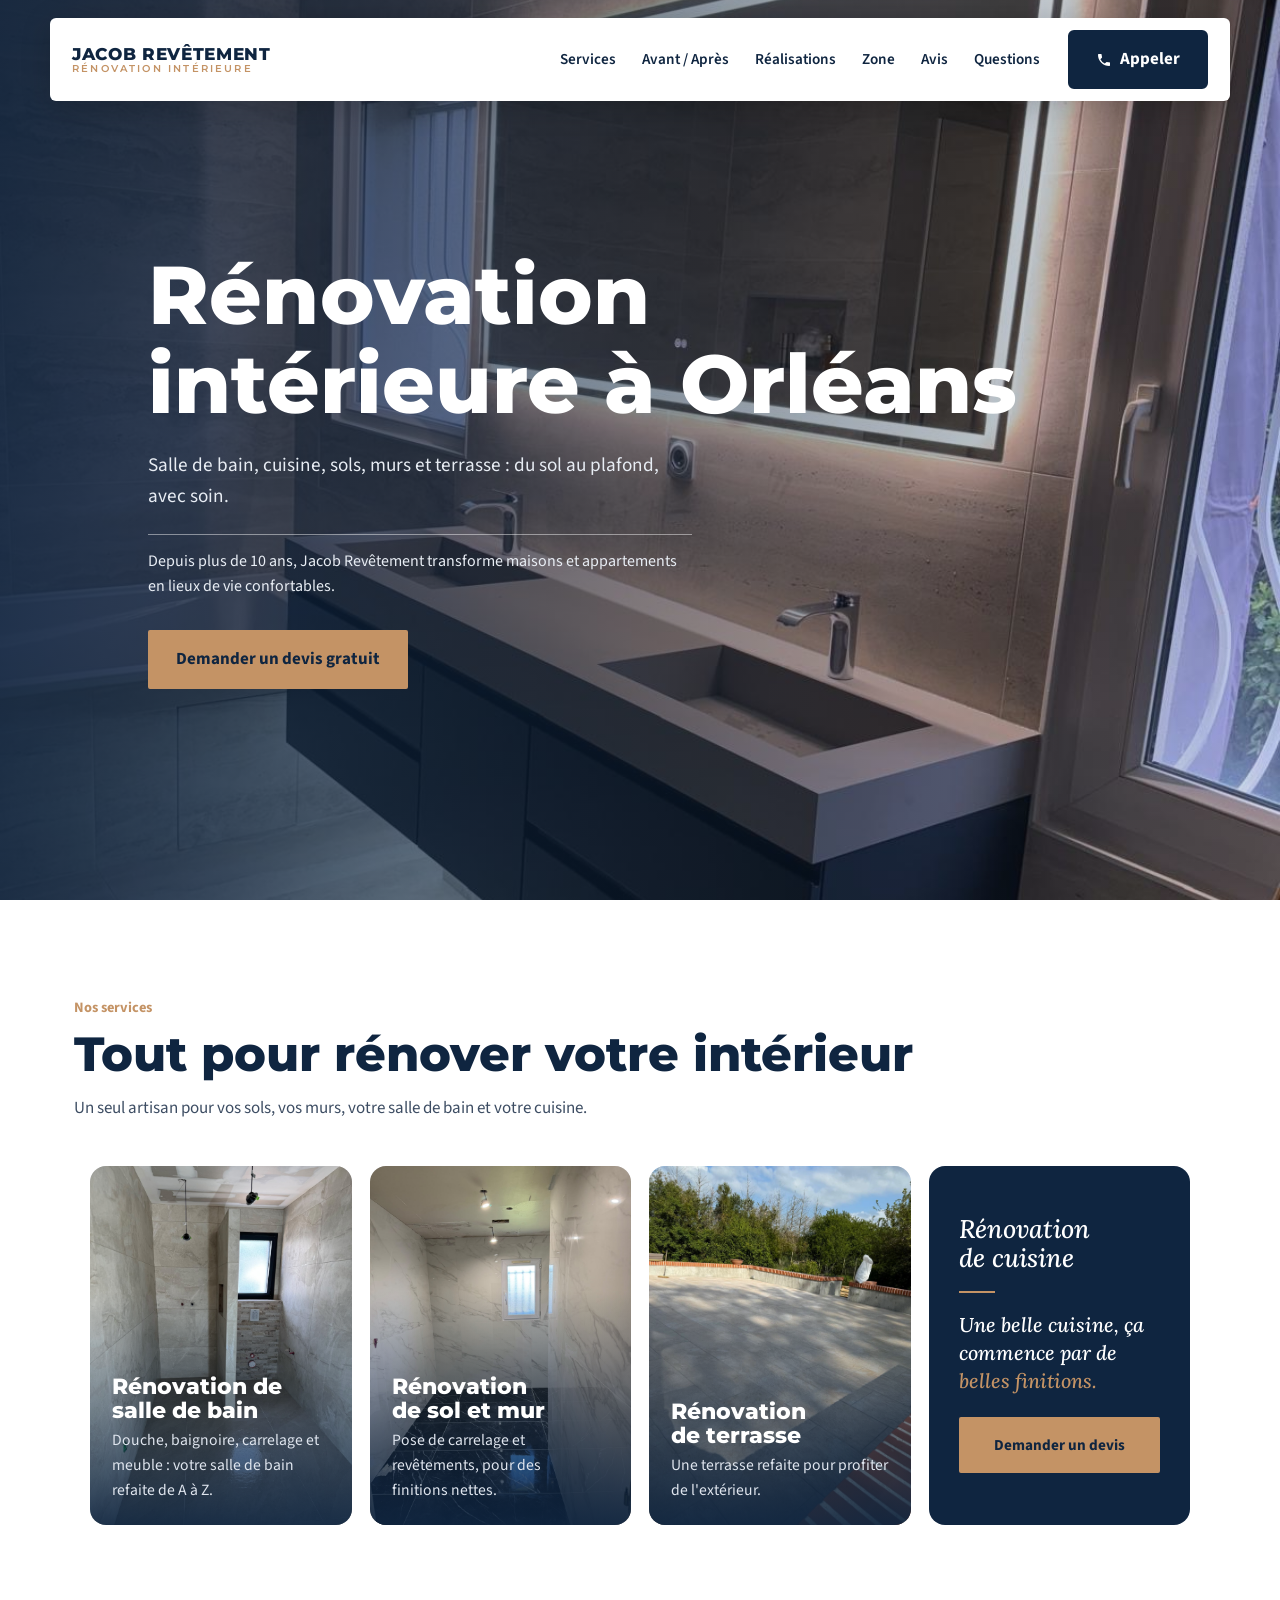
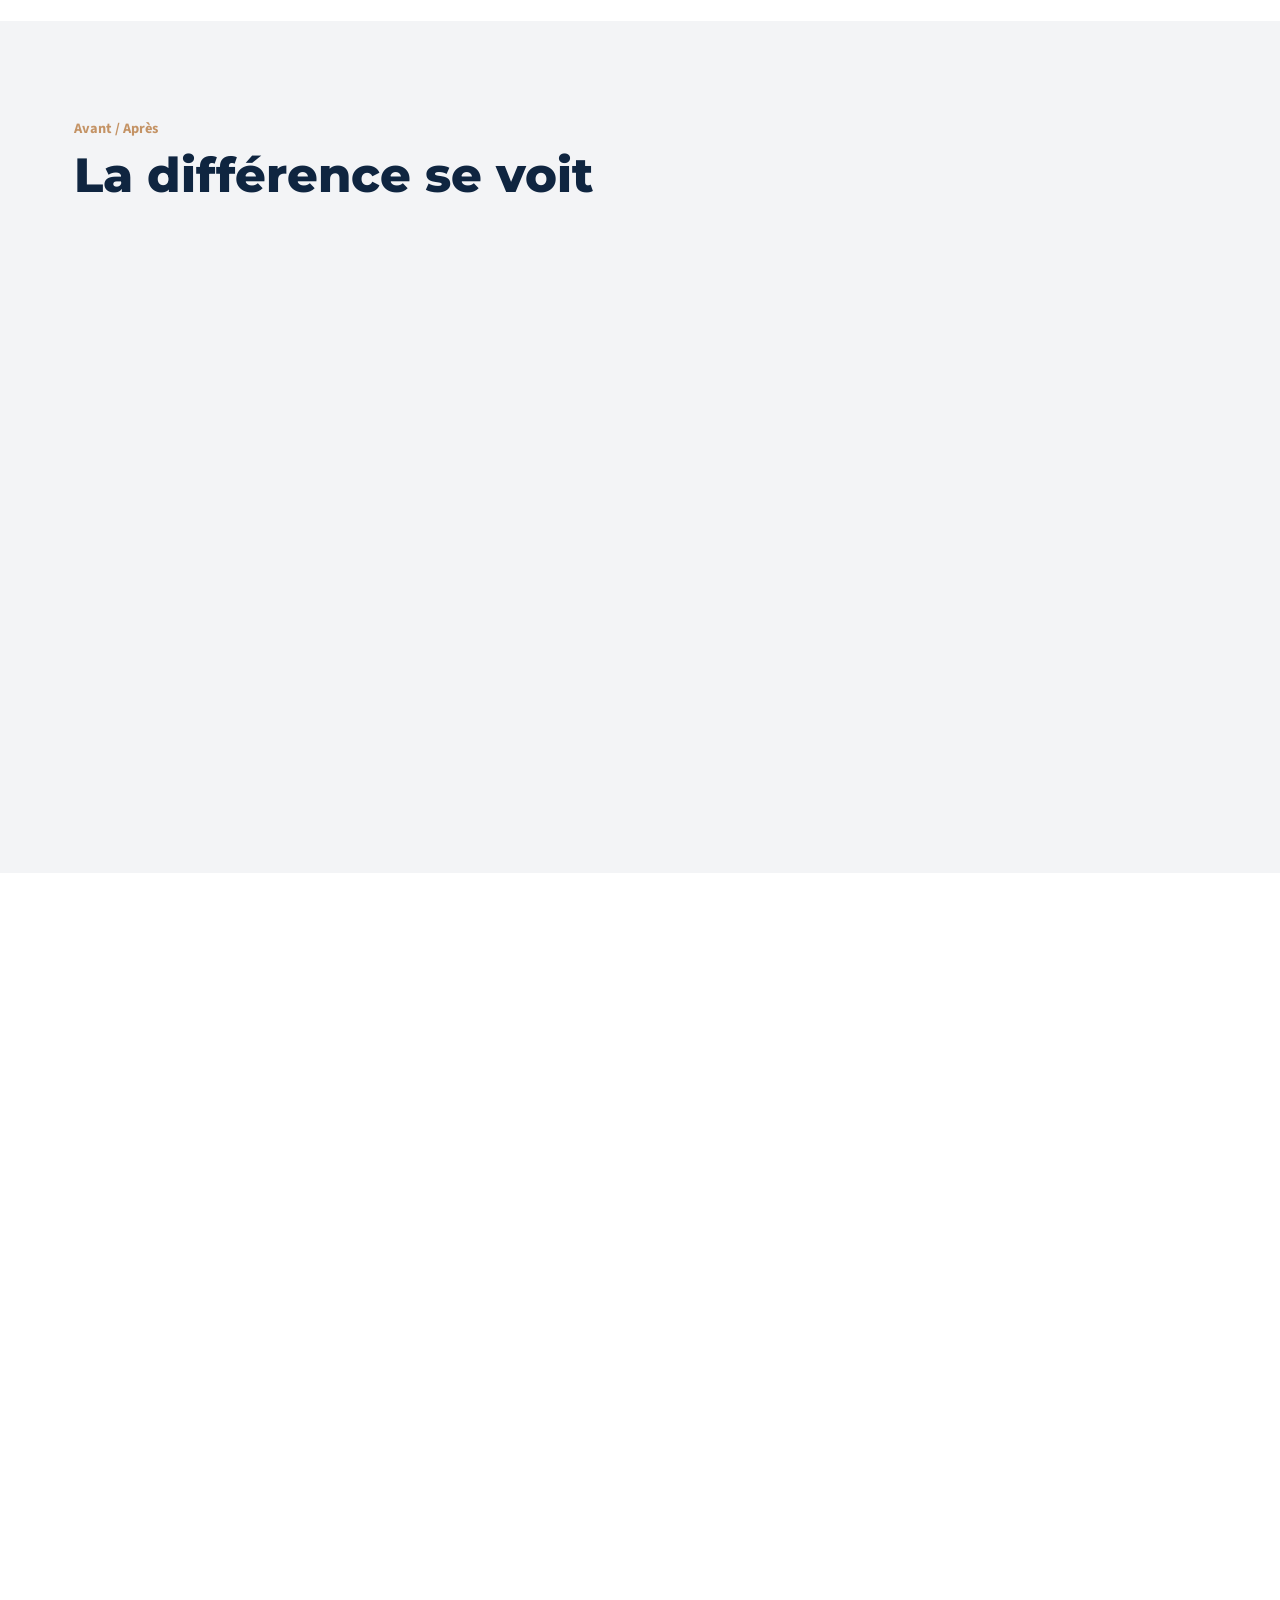
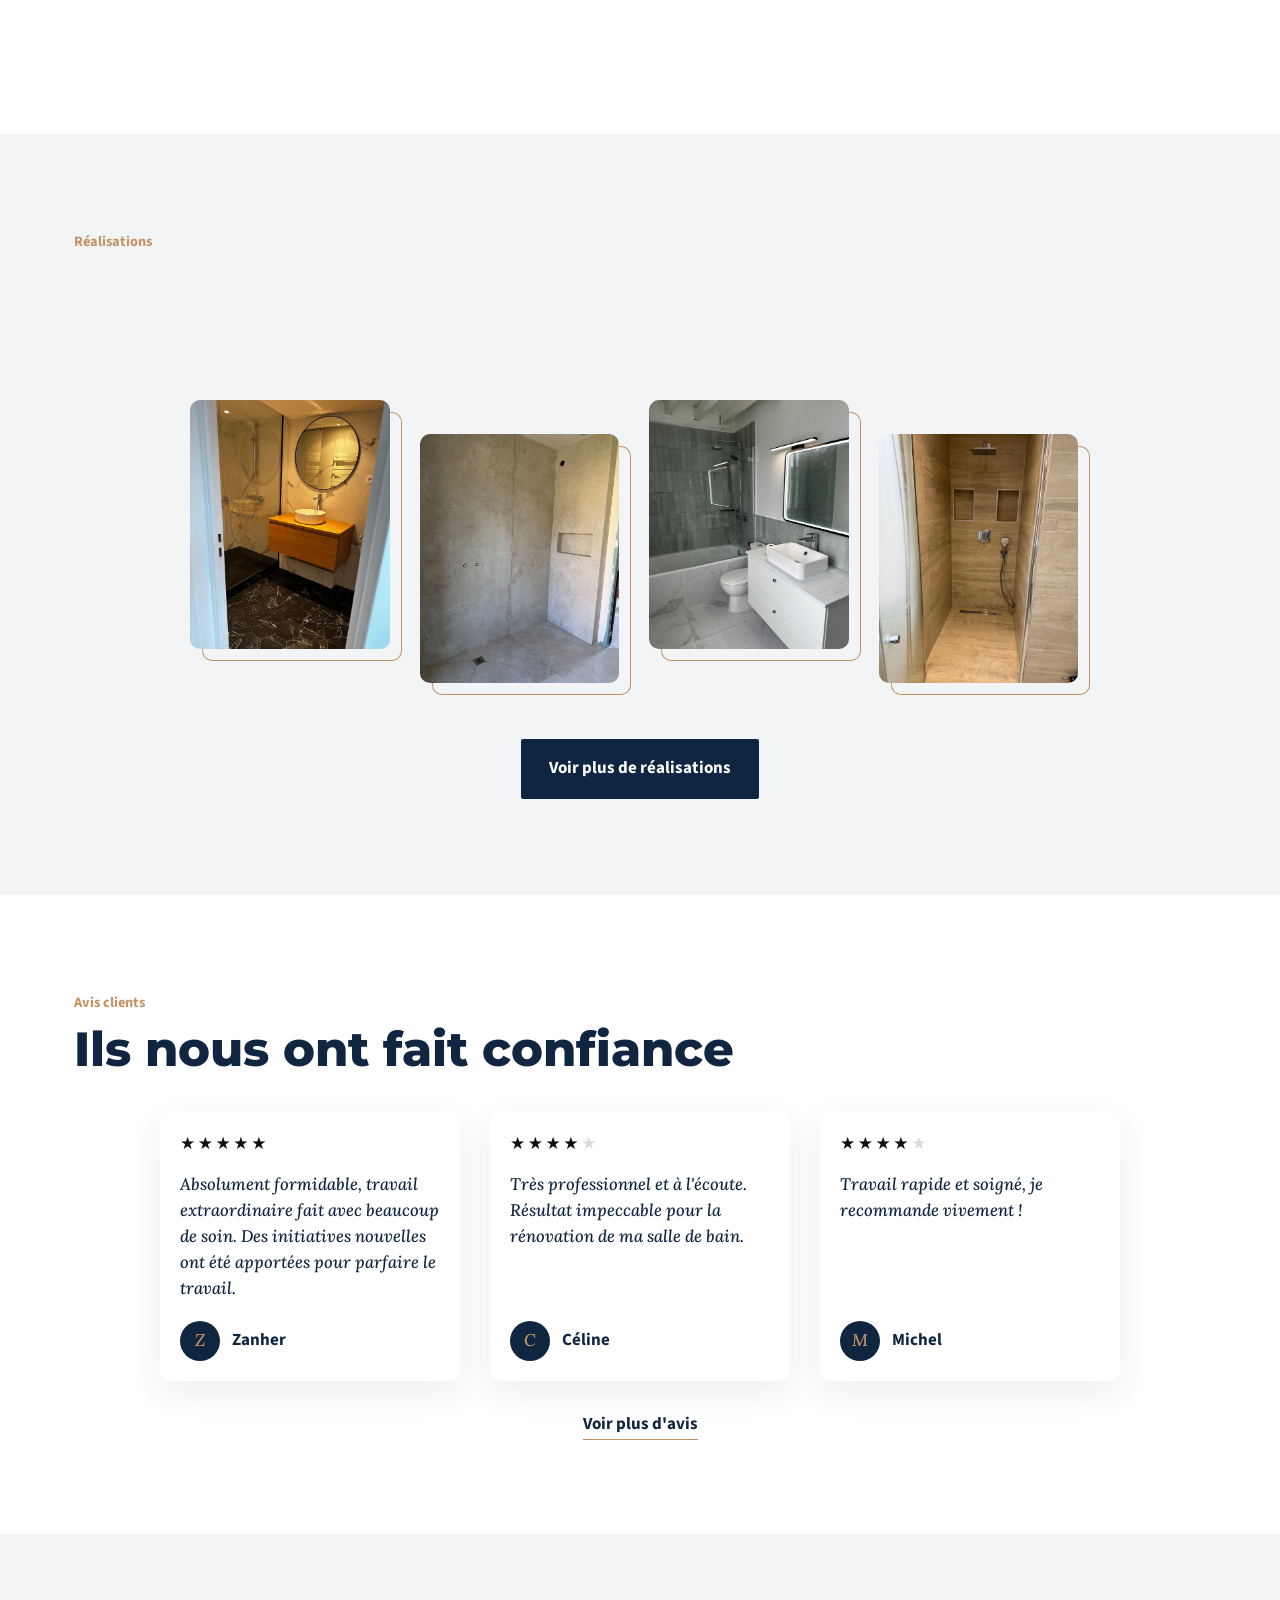
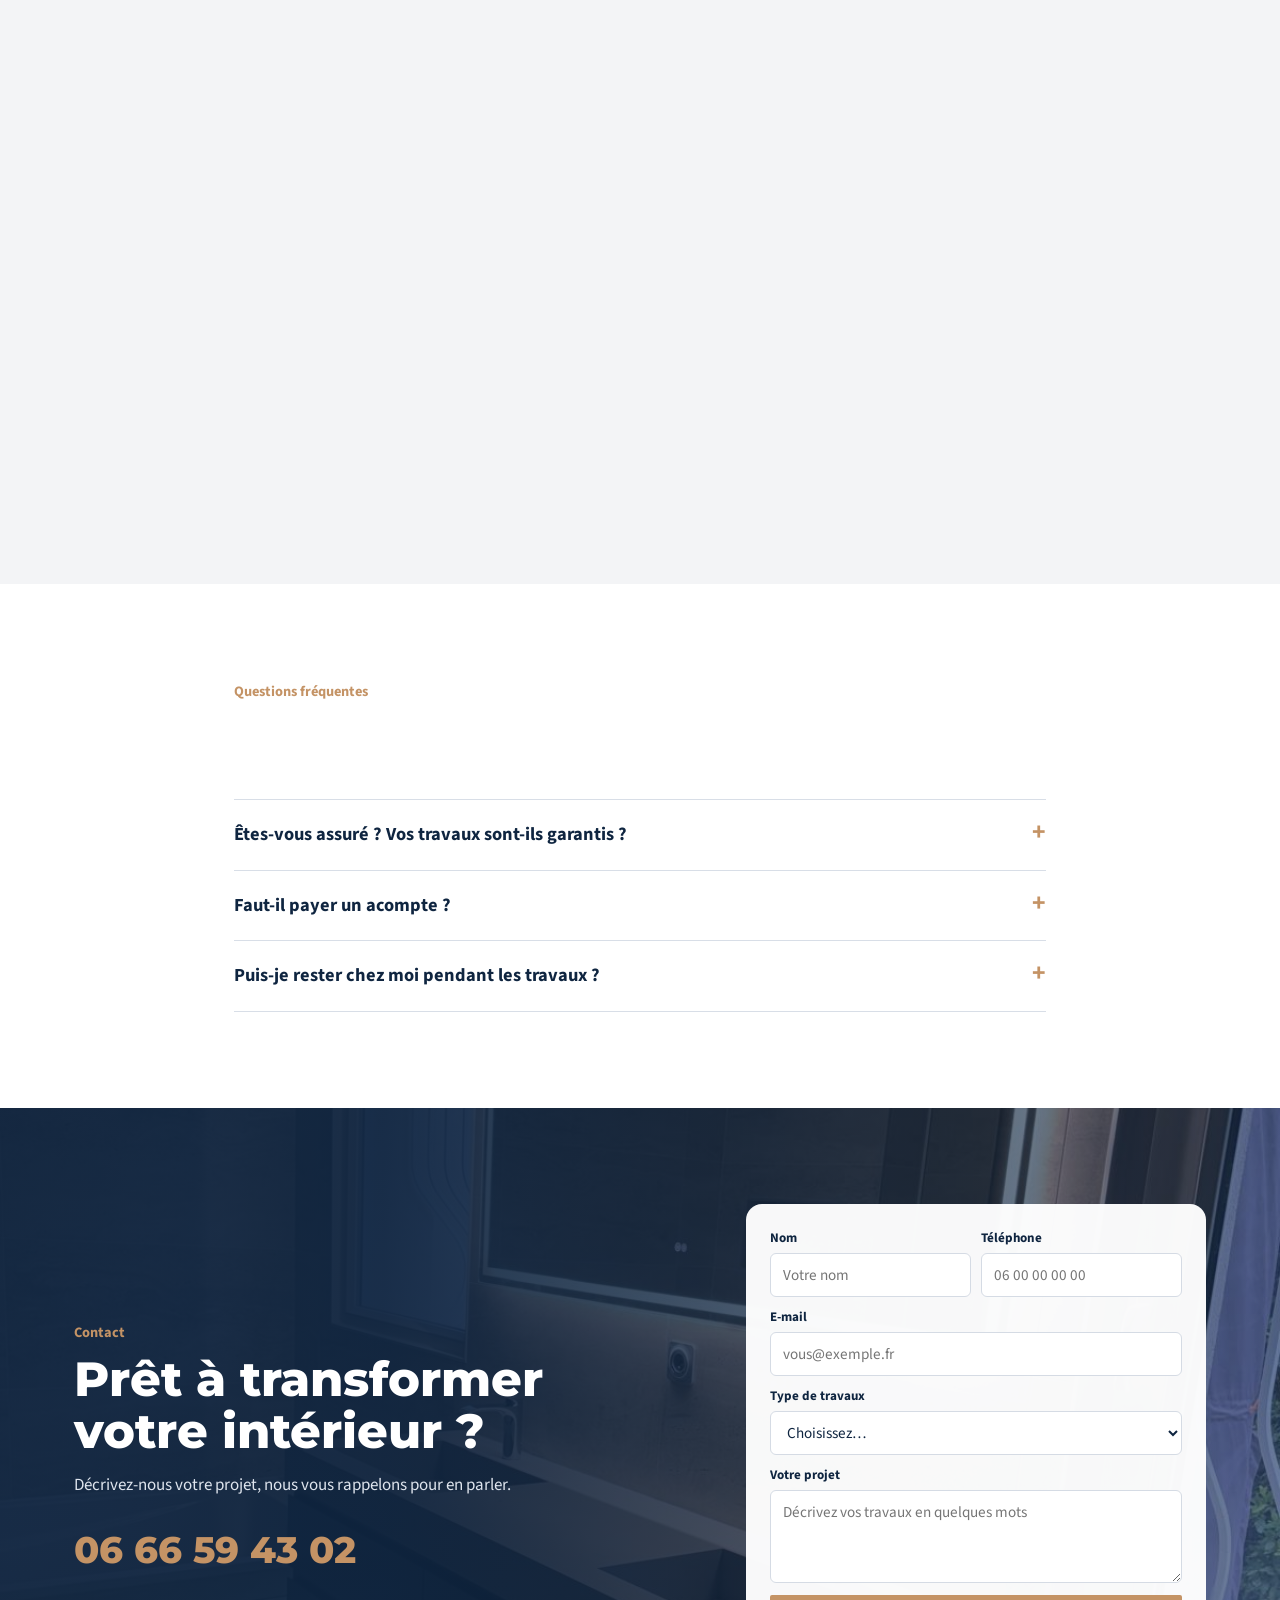
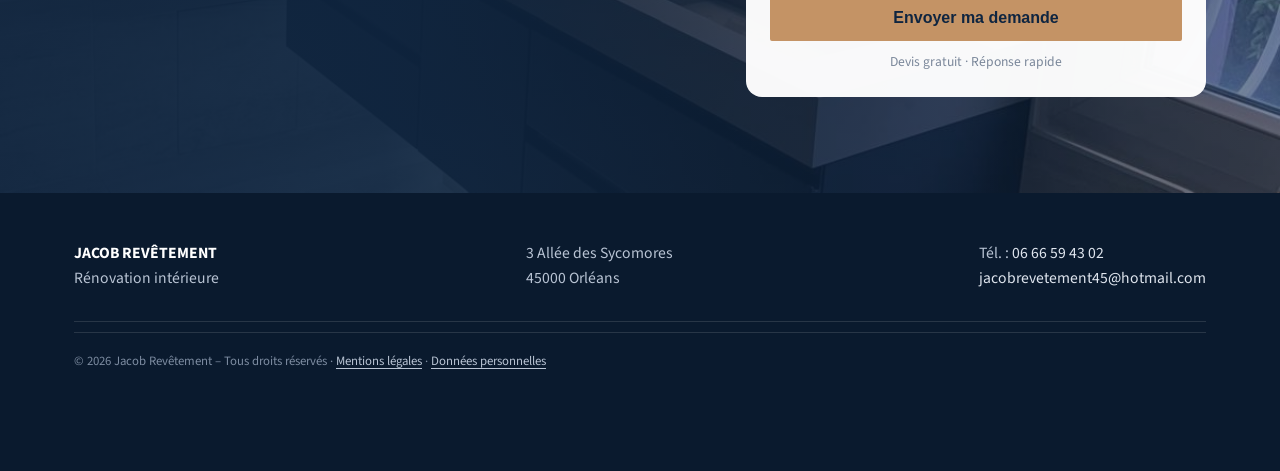
<file: index.html>
<!DOCTYPE html>
<html lang="fr">
<head>
<meta charset="utf-8">
<meta name="viewport" content="width=device-width,initial-scale=1">
<title>Jacob Revêtement | Rénovation intérieure à Orléans</title>
<meta name="description" content="Jacob Revêtement, rénovation intérieure à Orléans : salle de bain, cuisine, sols, murs et terrasse. Devis gratuit.">
<link rel="stylesheet" href="fonts/polices.css">
<link rel="stylesheet" href="style.css">
</head>
<body>
<header><div class="bar">
<a class="logo" href="#haut">JACOB REVÊTEMENT<small>RÉNOVATION INTÉRIEURE</small></a>
<nav><a href="#services">Services</a><a href="#apres">Avant / Après</a><a href="realisations.html">Réalisations</a><a href="#zone">Zone</a><a href="#avis">Avis</a><a href="#faq">Questions</a></nav>
<a class="tel" href="tel:+33666594302">06&nbsp;66&nbsp;59&nbsp;43&nbsp;02</a>
<a class="call" href="tel:+33666594302"><svg viewBox="0 0 24 24" width="16" height="16" aria-hidden="true"><path fill="currentColor" d="M6.6 10.8a15.1 15.1 0 0 0 6.6 6.6l2.2-2.2a1 1 0 0 1 1-.25 11.4 11.4 0 0 0 3.6.57 1 1 0 0 1 1 1V20a1 1 0 0 1-1 1A17 17 0 0 1 3 4a1 1 0 0 1 1-1h3.5a1 1 0 0 1 1 1c0 1.25.2 2.45.57 3.57a1 1 0 0 1-.25 1z"/></svg>Appeler</a><a class="btn" href="#contact">Demander un devis</a><button class="burg" type="button" aria-label="Ouvrir le menu" aria-expanded="false" aria-controls="menu-mob"><span></span><span></span><span></span></button></div><nav class="m1" id="menu-mob" aria-label="Menu"><a href="#services">Services</a><a href="#apres">Avant / Après</a><a href="realisations.html">Réalisations</a><a href="#zone">Zone d’intervention</a><a href="#avis">Avis</a><a href="#faq">Questions</a><a href="#contact">Contact</a></nav></header>

<main id="haut">
<section class="hero" style="padding:0">
<img src="images/apres.jpg" alt="Salle de bain rénovée avec meuble double vasque et grand miroir lumineux">
<div class="wrap">
<h1>Rénovation intérieure à Orléans</h1>
<p>Salle de bain, cuisine, sols, murs et terrasse : du sol au plafond, avec soin.</p>
<p class="small">Depuis plus de 10 ans, Jacob Revêtement transforme maisons et appartements en lieux de vie confortables.</p>
<a class="btn gold" href="#contact">Demander un devis gratuit</a>
</div>
</section>

<section id="services"><div class="wrap">
<div class="kicker">Nos services</div>
<h2 class="rv">Tout pour rénover votre intérieur</h2>
<p class="lead rv">Un seul artisan pour vos sols, vos murs, votre salle de bain et votre cuisine.</p>
<div class="cards rv">
<div class="card"><img loading="lazy" src="images/salle-de-bain-marbre-beige.jpg" alt="Salle d’eau avec douche à l’italienne et carrelage effet marbre beige"><h3>Rénovation de salle de bain</h3><p>Douche, baignoire, carrelage et meuble : votre salle de bain refaite de A à Z.</p></div>
<div class="card"><img loading="lazy" src="images/sol-et-mur-marbre.jpg" alt="Salle de bain avec murs effet marbre blanc et sol effet marbre noir"><h3>Rénovation de sol et mur</h3><p>Pose de carrelage et revêtements, pour des finitions nettes.</p></div>
<div class="card"><img loading="lazy" src="images/image1.2.jpg" alt="Terrasse carrelée"><h3>Rénovation de terrasse</h3><p>Une terrasse refaite pour profiter de l'extérieur.</p></div>
<div class="card dark"><div><h3>Rénovation de cuisine</h3><p class="desc">Sol, murs, crédence : parlons de votre projet de cuisine.</p></div><p class="punch">Une belle cuisine, ça commence par de <span>belles finitions.</span></p><a class="btn gold" href="#contact" style="margin-top:20px;text-align:center">Demander un devis</a></div>
</div>
</div></section>

<section class="grey" id="apres"><div class="wrap">
<div class="kicker">Avant / Après</div>
<h2 class="rv">La différence se voit</h2>
<p class="lead rv">Une salle de bain en chantier, puis terminée.</p>
<div class="ba4 rv">
<figure class="av"><img loading="lazy" src="images/avant.jpg" alt="Salle de bain avant les travaux"><span>Avant</span></figure>
<figure class="ap"><img loading="lazy" src="images/apres.jpg" alt="Même salle de bain après rénovation"><span>Après</span></figure>
</div>
</div></section>

<section><div class="wrap about">
<img class="rv" loading="lazy" src="images/salle-de-bain-marbre-beige.jpg" alt="Salle d’eau avec douche à l’italienne et carrelage effet marbre beige">
<div class="rv">
<div class="kicker">À propos</div>
<h2>Pourquoi choisir Jacob Revêtement ?</h2>
<p>Depuis plus de 10 ans, nous rénovons l'intérieur des maisons et des appartements, du sol au plafond, avec passion et précision.</p>
<ul class="checks">
<li><svg class="ico" aria-hidden="true" xmlns="http://www.w3.org/2000/svg" viewBox="0 0 512 512"><!-- Font Awesome Free 5.15.4 by @fontawesome - https://fontawesome.com License - https://fontawesome.com/license/free (Icons: CC BY 4.0, Fonts: SIL OFL 1.1, Code: MIT License) --><path d="M501.1 395.7L384 278.6c-23.1-23.1-57.6-27.6-85.4-13.9L192 158.1V96L64 0 0 64l96 128h62.1l106.6 106.6c-13.6 27.8-9.2 62.3 13.9 85.4l117.1 117.1c14.6 14.6 38.2 14.6 52.7 0l52.7-52.7c14.5-14.6 14.5-38.2 0-52.7zM331.7 225c28.3 0 54.9 11 74.9 31l19.4 19.4c15.8-6.9 30.8-16.5 43.8-29.5 37.1-37.1 49.7-89.3 37.9-136.7-2.2-9-13.5-12.1-20.1-5.5l-74.4 74.4-67.9-11.3L334 98.9l74.4-74.4c6.6-6.6 3.4-17.9-5.7-20.2-47.4-11.7-99.6.9-136.6 37.9-28.5 28.5-41.9 66.1-41.2 103.6l82.1 82.1c8.1-1.9 16.5-2.9 24.7-2.9zm-103.9 82l-56.7-56.7L18.7 402.8c-25 25-25 65.5 0 90.5s65.5 25 90.5 0l123.6-123.6c-7.6-19.9-9.9-41.6-5-62.7zM64 472c-13.2 0-24-10.8-24-24 0-13.3 10.7-24 24-24s24 10.7 24 24c0 13.2-10.7 24-24 24z"/></svg>Travail soigné et matériaux de qualité</li>
<li><svg class="ico" aria-hidden="true" xmlns="http://www.w3.org/2000/svg" viewBox="0 0 512 512"><!-- Font Awesome Free 5.15.4 by @fontawesome - https://fontawesome.com License - https://fontawesome.com/license/free (Icons: CC BY 4.0, Fonts: SIL OFL 1.1, Code: MIT License) --><path d="M256,8C119,8,8,119,8,256S119,504,256,504,504,393,504,256,393,8,256,8Zm92.49,313h0l-20,25a16,16,0,0,1-22.49,2.5h0l-67-49.72a40,40,0,0,1-15-31.23V112a16,16,0,0,1,16-16h32a16,16,0,0,1,16,16V256l58,42.5A16,16,0,0,1,348.49,321Z"/></svg>Respect des délais et des engagements</li>
<li><svg class="ico" aria-hidden="true" xmlns="http://www.w3.org/2000/svg" viewBox="0 0 320 512"><!-- Font Awesome Free 5.15.4 by @fontawesome - https://fontawesome.com License - https://fontawesome.com/license/free (Icons: CC BY 4.0, Fonts: SIL OFL 1.1, Code: MIT License) --><path d="M310.706 413.765c-1.314-6.63-7.835-10.872-14.424-9.369-10.692 2.439-27.422 5.413-45.426 5.413-56.763 0-101.929-34.79-121.461-85.449h113.689a12 12 0 0 0 11.708-9.369l6.373-28.36c1.686-7.502-4.019-14.631-11.708-14.631H115.22c-1.21-14.328-1.414-28.287.137-42.245H261.95a12 12 0 0 0 11.723-9.434l6.512-29.755c1.638-7.484-4.061-14.566-11.723-14.566H130.184c20.633-44.991 62.69-75.03 117.619-75.03 14.486 0 28.564 2.25 37.851 4.145 6.216 1.268 12.347-2.498 14.002-8.623l11.991-44.368c1.822-6.741-2.465-13.616-9.326-14.917C290.217 34.912 270.71 32 249.635 32 152.451 32 74.03 92.252 45.075 176H12c-6.627 0-12 5.373-12 12v29.755c0 6.627 5.373 12 12 12h21.569c-1.009 13.607-1.181 29.287-.181 42.245H12c-6.627 0-12 5.373-12 12v28.36c0 6.627 5.373 12 12 12h30.114C67.139 414.692 145.264 480 249.635 480c26.301 0 48.562-4.544 61.101-7.788 6.167-1.595 10.027-7.708 8.788-13.957l-8.818-44.49z"/></svg>Tarifs justes et transparents</li>
<li><svg class="ico" aria-hidden="true" xmlns="http://www.w3.org/2000/svg" viewBox="0 0 576 512"><!-- Font Awesome Free 5.15.4 by @fontawesome - https://fontawesome.com License - https://fontawesome.com/license/free (Icons: CC BY 4.0, Fonts: SIL OFL 1.1, Code: MIT License) --><path d="M280.37 148.26L96 300.11V464a16 16 0 0 0 16 16l112.06-.29a16 16 0 0 0 15.92-16V368a16 16 0 0 1 16-16h64a16 16 0 0 1 16 16v95.64a16 16 0 0 0 16 16.05L464 480a16 16 0 0 0 16-16V300L295.67 148.26a12.19 12.19 0 0 0-15.3 0zM571.6 251.47L488 182.56V44.05a12 12 0 0 0-12-12h-56a12 12 0 0 0-12 12v72.61L318.47 43a48 48 0 0 0-61 0L4.34 251.47a12 12 0 0 0-1.6 16.9l25.5 31A12 12 0 0 0 45.15 301l235.22-193.74a12.19 12.19 0 0 1 15.3 0L530.9 301a12 12 0 0 0 16.9-1.6l25.5-31a12 12 0 0 0-1.7-16.93z"/></svg>Expertise dans tous les types de rénovation</li>
<li><svg class="ico" aria-hidden="true" xmlns="http://www.w3.org/2000/svg" viewBox="0 0 512 512"><!-- Font Awesome Free 5.15.4 by @fontawesome - https://fontawesome.com License - https://fontawesome.com/license/free (Icons: CC BY 4.0, Fonts: SIL OFL 1.1, Code: MIT License) --><path d="M462.3 62.6C407.5 15.9 326 24.3 275.7 76.2L256 96.5l-19.7-20.3C186.1 24.3 104.5 15.9 49.7 62.6c-62.8 53.6-66.1 149.8-9.9 207.9l193.5 199.8c12.5 12.9 32.8 12.9 45.3 0l193.5-199.8c56.3-58.1 53-154.3-9.8-207.9z"/></svg>La satisfaction du client au cœur de nos priorités</li>
</ul>
<a class="btn" href="#contact">Demander un devis gratuit</a>
</div>
</div></section>

<section class="grey" id="realisations"><div class="wrap">
<div class="kicker">Réalisations</div>
<h2 class="rv">Nos derniers chantiers</h2>
<p class="lead rv">Un travail soigné, durable et à la hauteur de vos attentes.</p>
<div class="gal rv">
<img loading="lazy" src="images/image2.jpg" alt="Salle d'eau avec sol effet marbre noir et meuble en bois">
<img loading="lazy" src="images/douche-beton.jpg" alt="Douche à l'italienne en grands carreaux effet béton avec niche">
<img loading="lazy" src="images/image3.jpg" alt="Salle de bain grise et blanche avec baignoire">
<img loading="lazy" src="images/image1.jpg" alt="Douche à l'italienne carrelée avec niches">
</div>
<div class="more"><a class="btn" href="realisations.html">Voir plus de réalisations</a></div>
</div></section>

<section id="avis"><div class="wrap">
<div class="kicker">Avis clients</div>
<h2 class="rv">Ils nous ont fait confiance</h2>
<div class="avis-v1 rv">
<figure><span class="st" aria-label="5 étoiles sur 5">★★★★★<i></i></span><blockquote>Absolument formidable, travail extraordinaire fait avec beaucoup de soin. Des initiatives nouvelles ont été apportées pour parfaire le travail.</blockquote><figcaption><b>Z</b>Zanher</figcaption></figure>
<figure><span class="st" aria-label="4 étoiles sur 5">★★★★<i>★</i></span><blockquote>Très professionnel et à l'écoute. Résultat impeccable pour la rénovation de ma salle de bain.</blockquote><figcaption><b>C</b>Céline</figcaption></figure>
<figure><span class="st" aria-label="4 étoiles sur 5">★★★★<i>★</i></span><blockquote>Travail rapide et soigné, je recommande vivement !</blockquote><figcaption><b>M</b>Michel</figcaption></figure>
</div>
<div class="leave-wrap"><a class="leave" href="https://www.travaux.com/professionnel/jacob-revetement/reviews">Voir plus d'avis</a></div>
</div></section>

<section class="grey" id="zone"><div class="wrap"><div class="z1">
<!-- Rayon et liste des communes PROVISOIRES : à confirmer avec Jacob -->
<div class="mapbox rv"><svg class="zmap" viewBox="0 0 600 420" xmlns="http://www.w3.org/2000/svg" role="img" aria-label="Carte de la zone d’intervention autour d’Orléans" xmlns:c2pa="http://c2pa.org/manifest"><defs><radialGradient id="zg"><stop offset="0" stop-color="#c49365" stop-opacity=".28"/><stop offset="1" stop-color="#c49365" stop-opacity="0"/></radialGradient></defs><circle cx="272" cy="216" r="215" fill="url(#zg)"/><polyline points="-48,316 38,296 113,277 184,258 263,236 339,232 425,248 554,268 640,277" fill="none" stroke="#6f9bd1" stroke-width="6" stroke-linecap="round" stroke-linejoin="round" opacity=".5"/><text x="435" y="284" fill="#8fb1dc" font-size="13" font-style="italic" font-family="Lora,Georgia,serif">la Loire</text><circle cx="272" cy="216" r="20" fill="none" stroke="#c49365" opacity=".45"/><circle cx="272" cy="216" r="10" fill="#c49365"/><text x="290" y="204" text-anchor="start" fill="#fff" font-weight="800" font-size="19" font-family="Montserrat,Arial,sans-serif">Orléans</text><circle cx="251" cy="345" r="4.5" fill="#fff"/><text x="251" y="365" text-anchor="middle" fill="rgba(255,255,255,.72)" font-size="12" font-family="Source Sans 3,Arial,sans-serif">Olivet</text><circle cx="410" cy="184" r="4.5" fill="#fff"/><text x="418" y="180" text-anchor="start" fill="rgba(255,255,255,.72)" font-size="12" font-family="Source Sans 3,Arial,sans-serif">Saint-Jean-de-Braye</text><circle cx="291" cy="120" r="4.5" fill="#fff"/><text x="283" y="118" text-anchor="end" fill="rgba(255,255,255,.72)" font-size="12" font-family="Source Sans 3,Arial,sans-serif">Fleury-les-Aubrais</text><circle cx="201" cy="63" r="4.5" fill="#fff"/><text x="193" y="61" text-anchor="end" fill="rgba(255,255,255,.72)" font-size="12" font-family="Source Sans 3,Arial,sans-serif">Saran</text><circle cx="177" cy="191" r="4.5" fill="#fff"/><text x="169" y="189" text-anchor="end" fill="rgba(255,255,255,.72)" font-size="12" font-family="Source Sans 3,Arial,sans-serif">Saint-Jean-de-la-Ruelle</text><circle cx="289" cy="248" r="4.5" fill="#fff"/><text x="297" y="266" text-anchor="start" fill="rgba(255,255,255,.72)" font-size="12" font-family="Source Sans 3,Arial,sans-serif">Saint-Jean-le-Blanc</text><circle cx="184" cy="284" r="4.5" fill="#fff"/><text x="184" y="306" text-anchor="middle" fill="rgba(255,255,255,.72)" font-size="12" font-family="Source Sans 3,Arial,sans-serif">Saint-Pryvé-Saint-Mesmin</text><circle cx="87" cy="165" r="4.5" fill="#fff"/><text x="79" y="163" text-anchor="end" fill="rgba(255,255,255,.72)" font-size="12" font-family="Source Sans 3,Arial,sans-serif">Ingré</text><circle cx="517" cy="242" r="4.5" fill="#fff"/><text x="517" y="236" text-anchor="middle" fill="rgba(255,255,255,.72)" font-size="12" font-family="Source Sans 3,Arial,sans-serif">Chécy</text><circle cx="371" cy="117" r="4.5" fill="#fff"/><text x="379" y="115" text-anchor="start" fill="rgba(255,255,255,.72)" font-size="12" font-family="Source Sans 3,Arial,sans-serif">Semoy</text><circle cx="113" cy="261" r="4.5" fill="#fff"/><text x="107" y="257" text-anchor="middle" fill="rgba(255,255,255,.72)" font-size="12" font-family="Source Sans 3,Arial,sans-serif">La Chapelle-Saint-Mesmin</text><circle cx="395" cy="293" r="4.5" fill="#fff"/><text x="403" y="311" text-anchor="start" fill="rgba(255,255,255,.72)" font-size="12" font-family="Source Sans 3,Arial,sans-serif">Saint-Denis-en-Val</text><metadata><c2pa:manifest>[base64]/[base64]/em3Z3/[base64]/[base64]/3cyjxFA3Qo5S46fX0/ihY0VZ7mfb9KF703t5OjWDBWMA4GA1UdDwEB/wQEAwIHgDAVBgNVHSUEDjAMBgorBgEEAYPoXgIBMAwGA1UdEwEB/wQCMAAwHwYDVR0jBBgwFoAUzlHiBIFOZFsj+OPEz5o+nMHXXMIwCgYIKoZIzj0EAwMDZwAwZAIwMXMdFJ4BetLLVY7ORuE9noqbbAZOZn/aArXyTwFAZfKrPzxF2vPoJNf1+UCdg1XGAjBwX1zd9WGqYkqmL5SFqw1QySjr1zJfpJM9+1rdDwSPLMOPOjKuiXjoU/[base64]/oDeLSrtDdTij6zjBJ1XZqdjO7vnLFPHRHpk4AsDt/itAr+WSdCW5K2N6Spyo=</c2pa:manifest></metadata></svg></div>
<div class="rv"><div class="kicker">Zone d’intervention</div>
<h2>Orléans et ses alentours</h2>
<p class="lead">Nous intervenons à Orléans et dans un rayon de <b class="todo">XX km</b> autour.</p>
<ul class="chips"><li>Olivet</li><li>Saint-Jean-de-Braye</li><li>Fleury-les-Aubrais</li><li>Saran</li><li>Saint-Jean-de-la-Ruelle</li><li>Saint-Jean-le-Blanc</li><li>Saint-Pryvé-Saint-Mesmin</li><li>Ingré</li><li>Chécy</li><li>Semoy</li><li>La Chapelle-Saint-Mesmin</li><li>Saint-Denis-en-Val</li></ul>
<p class="end">Votre commune n’est pas dans la liste ? <a href="tel:+33666594302">Appelez-nous</a>, nous étudions chaque demande.</p></div>
</div></div></section>
<section id="faq"><div class="wrap" style="max-width:860px">
<div class="kicker">Questions fréquentes</div>
<h2 class="rv">Vos questions</h2>
<div style="margin-top:34px">
<!-- RÉPONSES PROVISOIRES : à faire confirmer par Jacob avant la mise en ligne (surtout l'assurance) -->
<details><summary>Êtes-vous assuré ? Vos travaux sont-ils garantis ?</summary><p>Oui. Nos travaux sont couverts par une assurance professionnelle. Nous vous transmettons l'attestation sur simple demande, avec votre devis.</p></details>
<details><summary>Faut-il payer un acompte ?</summary><p>Un acompte est demandé à la signature du devis, pour réserver la date de votre chantier et commander les matériaux. Le reste est réglé à la fin des travaux. Tout est indiqué clairement sur le devis.</p></details>
<details><summary>Puis-je rester chez moi pendant les travaux ?</summary><p>Oui, dans la plupart des cas. Nous protégeons les sols et les meubles autour de la zone de travaux, et nous laissons le chantier propre chaque soir.</p></details>
</div>
</div></section>

<section class="cta contact2" id="contact">
<img class="bg" loading="lazy" src="images/apres.jpg" alt="">
<div class="wrap"><div class="c2">
<div class="txt">
<div class="kicker">Contact</div>
<h2>Prêt à transformer votre intérieur ?</h2>
<p>Décrivez-nous votre projet, nous vous rappelons pour en parler.</p>
<a class="big" href="tel:+33666594302">06&nbsp;66&nbsp;59&nbsp;43&nbsp;02</a>
</div>
<div class="card">
<!-- Formulaire : pour l'instant il ouvre l'e-mail du visiteur avec la demande déjà remplie. À brancher plus tard sur un service d'envoi (Formspree, Web3Forms…) -->
<form class="f" id="devis">
<div class="row">
<label>Nom<input name="nom" required autocomplete="name" placeholder="Votre nom"></label>
<label>Téléphone<input name="tel" type="tel" required autocomplete="tel" placeholder="06 00 00 00 00"></label>
</div>
<label>E-mail<input name="email" type="email" autocomplete="email" placeholder="vous@exemple.fr"></label>
<label>Type de travaux<select name="type" required><option value="">Choisissez…</option><option>Salle de bain</option><option>Cuisine</option><option>Sol et murs</option><option>Terrasse</option><option>Autre</option></select></label>
<label>Votre projet<textarea name="projet" rows="3" placeholder="Décrivez vos travaux en quelques mots"></textarea></label>
<button class="btn gold" type="submit">Envoyer ma demande</button>
<p class="note">Devis gratuit · Réponse rapide</p>
</form>
</div>
</div></div>
</section>
</main>

<footer>
<div class="wrap">
<div class="f-top">
<div><strong>JACOB REVÊTEMENT</strong><br>Rénovation intérieure</div>
<div>3&nbsp;Allée des Sycomores<br>45000&nbsp;Orléans</div>
<div>Tél.&nbsp;: <a href="tel:+33666594302">06&nbsp;66&nbsp;59&nbsp;43&nbsp;02</a><br><a href="mailto:jacobrevetement45@hotmail.com">jacobrevetement45@hotmail.com</a></div>
</div>
<p class="copy">© 2026 Jacob Revêtement – Tous droits réservés · <a href="mentions-legales.html">Mentions légales</a> · <a href="mentions-legales.html#donnees">Données personnelles</a></p>
</div>
</footer>
<div class="mob"><a class="mob-c" href="tel:+33666594302" aria-label="Appeler le 06 66 59 43 02"><i><svg viewBox="0 0 24 24" width="20" height="20" aria-hidden="true"><path fill="currentColor" d="M6.6 10.8a15.1 15.1 0 0 0 6.6 6.6l2.2-2.2a1 1 0 0 1 1-.25 11.4 11.4 0 0 0 3.6.57 1 1 0 0 1 1 1V20a1 1 0 0 1-1 1A17 17 0 0 1 3 4a1 1 0 0 1 1-1h3.5a1 1 0 0 1 1 1c0 1.25.2 2.45.57 3.57a1 1 0 0 1-.25 1z"/></svg></i></a><span class="mob-sep"></span><a class="mob-d" href="#contact">Demander un devis <b><svg viewBox="0 0 24 24" width="18" height="18" aria-hidden="true"><path fill="none" stroke="currentColor" stroke-width="2" d="M5 12h13M13 6l6 6-6 6"/></svg></b></a></div>
<script>
try{var o=new IntersectionObserver(function(e){e.forEach(function(x){if(x.isIntersecting){x.target.classList.add('on');o.unobserve(x.target)}})},{threshold:.12});document.querySelectorAll('.rv').forEach(function(n){o.observe(n)})}catch(e){document.querySelectorAll('.rv').forEach(function(n){n.classList.add('on')})}
</script>
<script>
document.getElementById('devis').addEventListener('submit',function(e){e.preventDefault();var f=e.target,v=function(n){return (f.elements[n].value||'').trim()};
var corps='Nom : '+v('nom')+'\nTéléphone : '+v('tel')+'\nE-mail : '+v('email')+'\nType de travaux : '+v('type')+'\n\nProjet :\n'+v('projet');
location.href='mailto:jacobrevetement45@hotmail.com?subject='+encodeURIComponent('Demande de devis – '+v('type'))+'&body='+encodeURIComponent(corps);});
</script>
<script>
(function(){var b=document.querySelector('.burg'),m=document.getElementById('menu-mob');if(!b||!m)return;
function t(o){m.classList.toggle('open',o);b.classList.toggle('x',o);b.setAttribute('aria-expanded',o);b.setAttribute('aria-label',o?'Fermer le menu':'Ouvrir le menu')}
b.addEventListener('click',function(e){e.stopPropagation();t(!m.classList.contains('open'))});
m.querySelectorAll('a').forEach(function(a){a.addEventListener('click',function(){t(false)})});
document.addEventListener('click',function(e){if(!m.contains(e.target))t(false)});})();
</script>
<script>
/* Barre du haut sur téléphone : se cache quand on descend, revient quand on remonte */
(function(){var h=document.querySelector('header'),m=document.getElementById('menu-mob'),y=window.scrollY,mq=window.matchMedia('(max-width:860px)');
window.addEventListener('scroll',function(){var n=window.scrollY;
if(!mq.matches||(m&&m.classList.contains('open'))||n<80){h.classList.remove('cache');}
else if(n>y+6){h.classList.add('cache');}
else if(n<y-6){h.classList.remove('cache');}
y=n;},{passive:true});})();
</script>
</body>
</html>
</file>
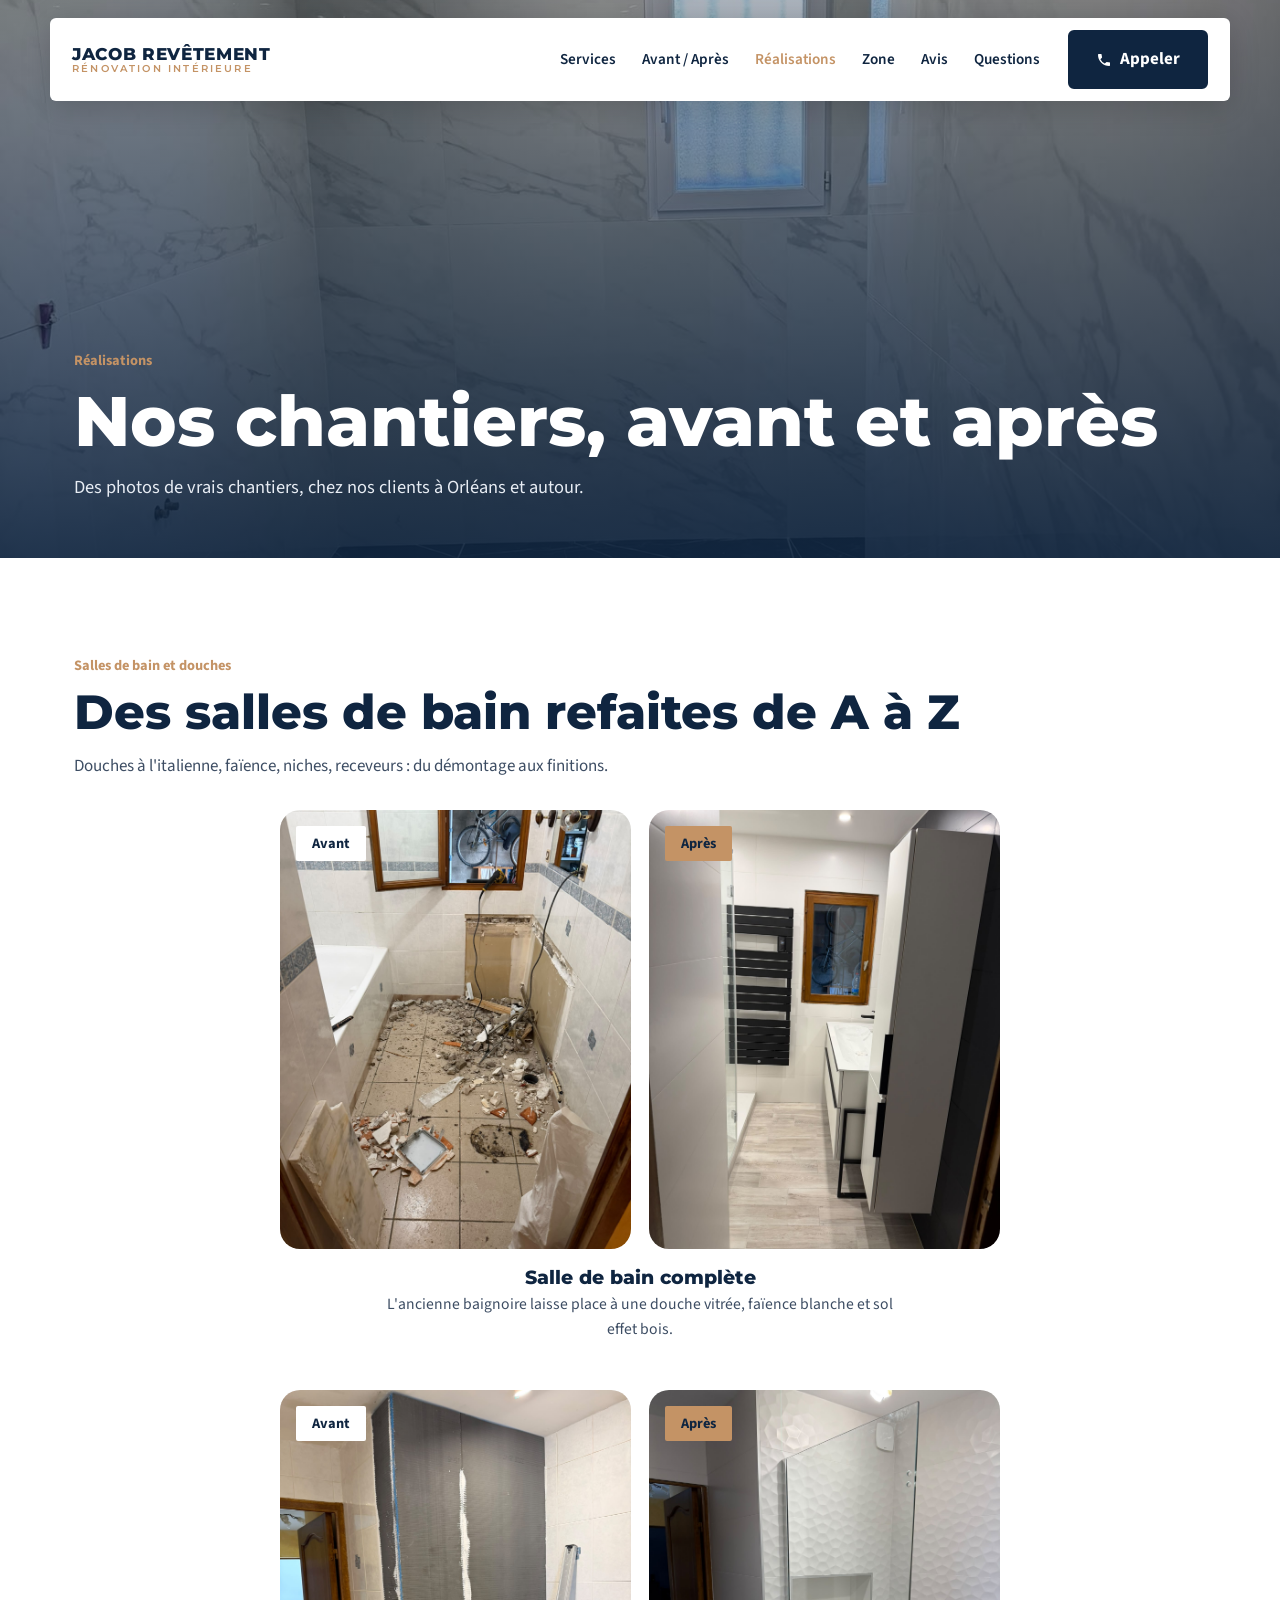
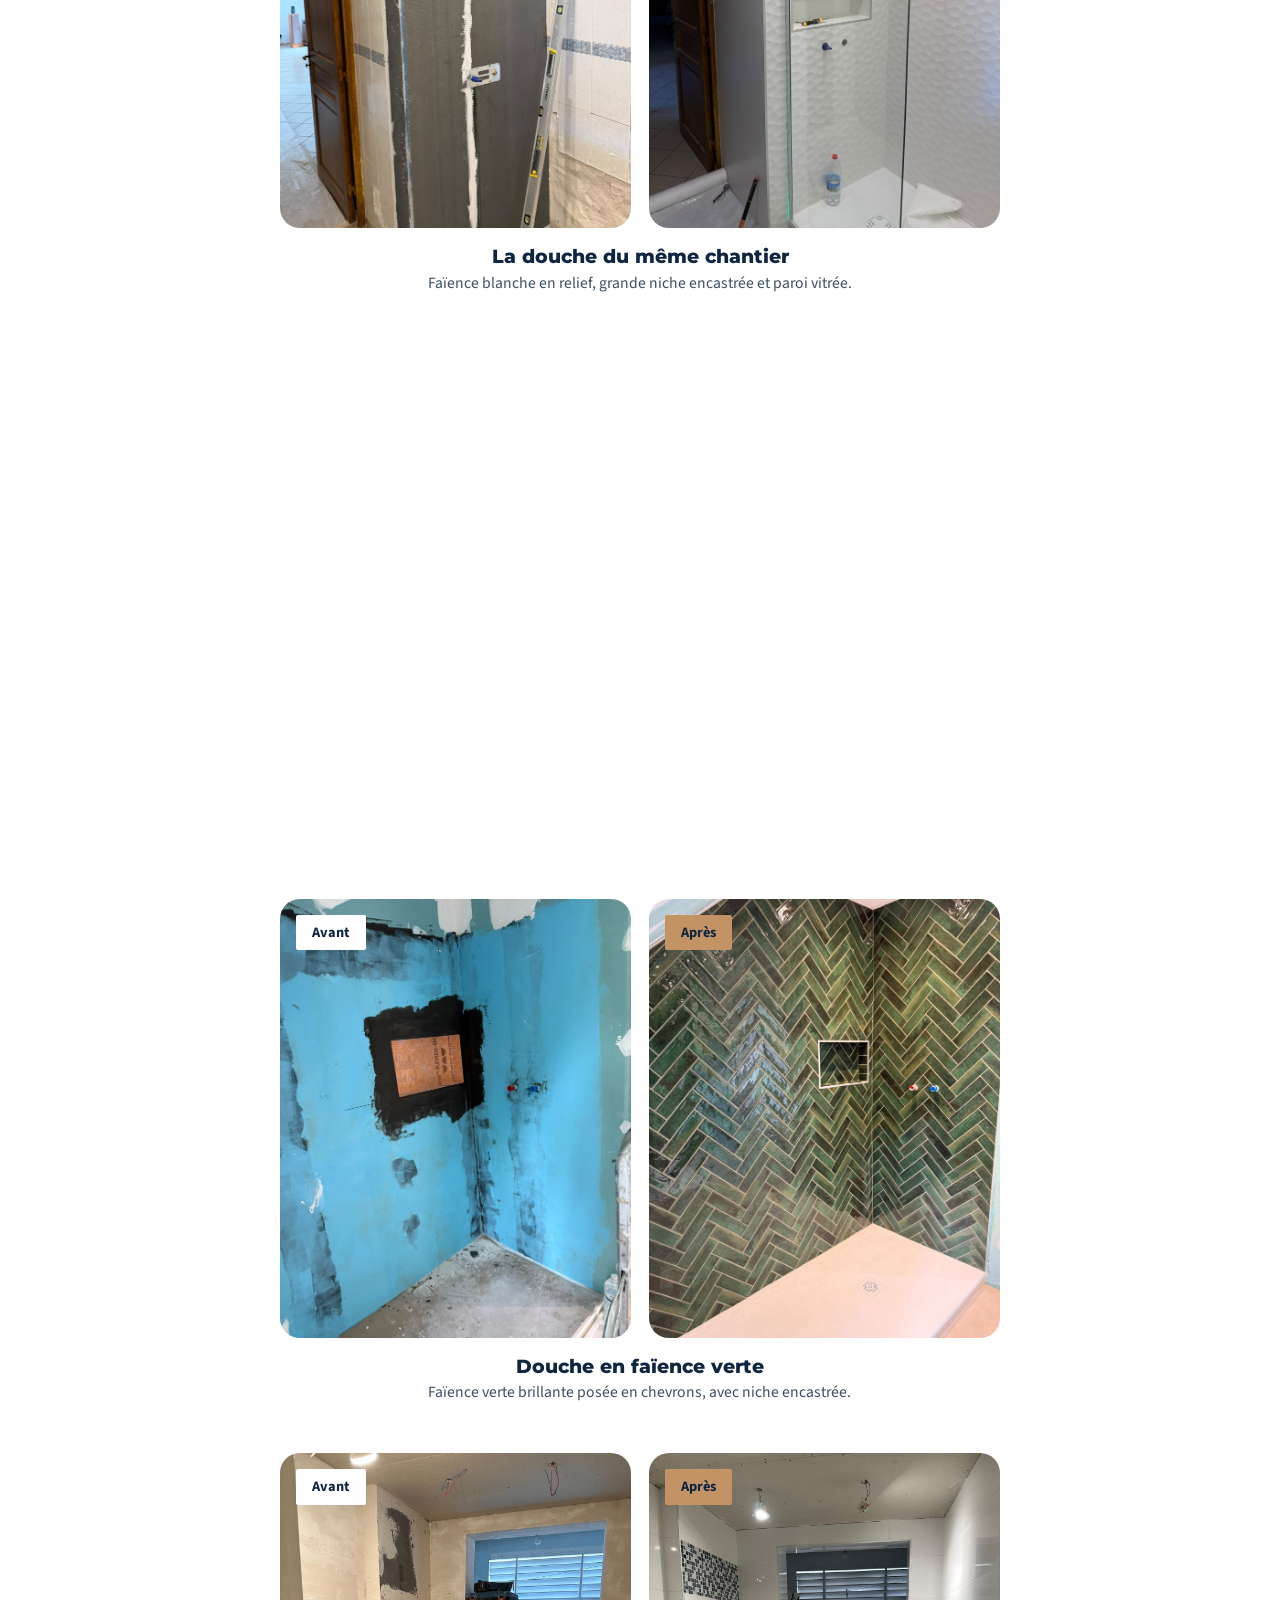
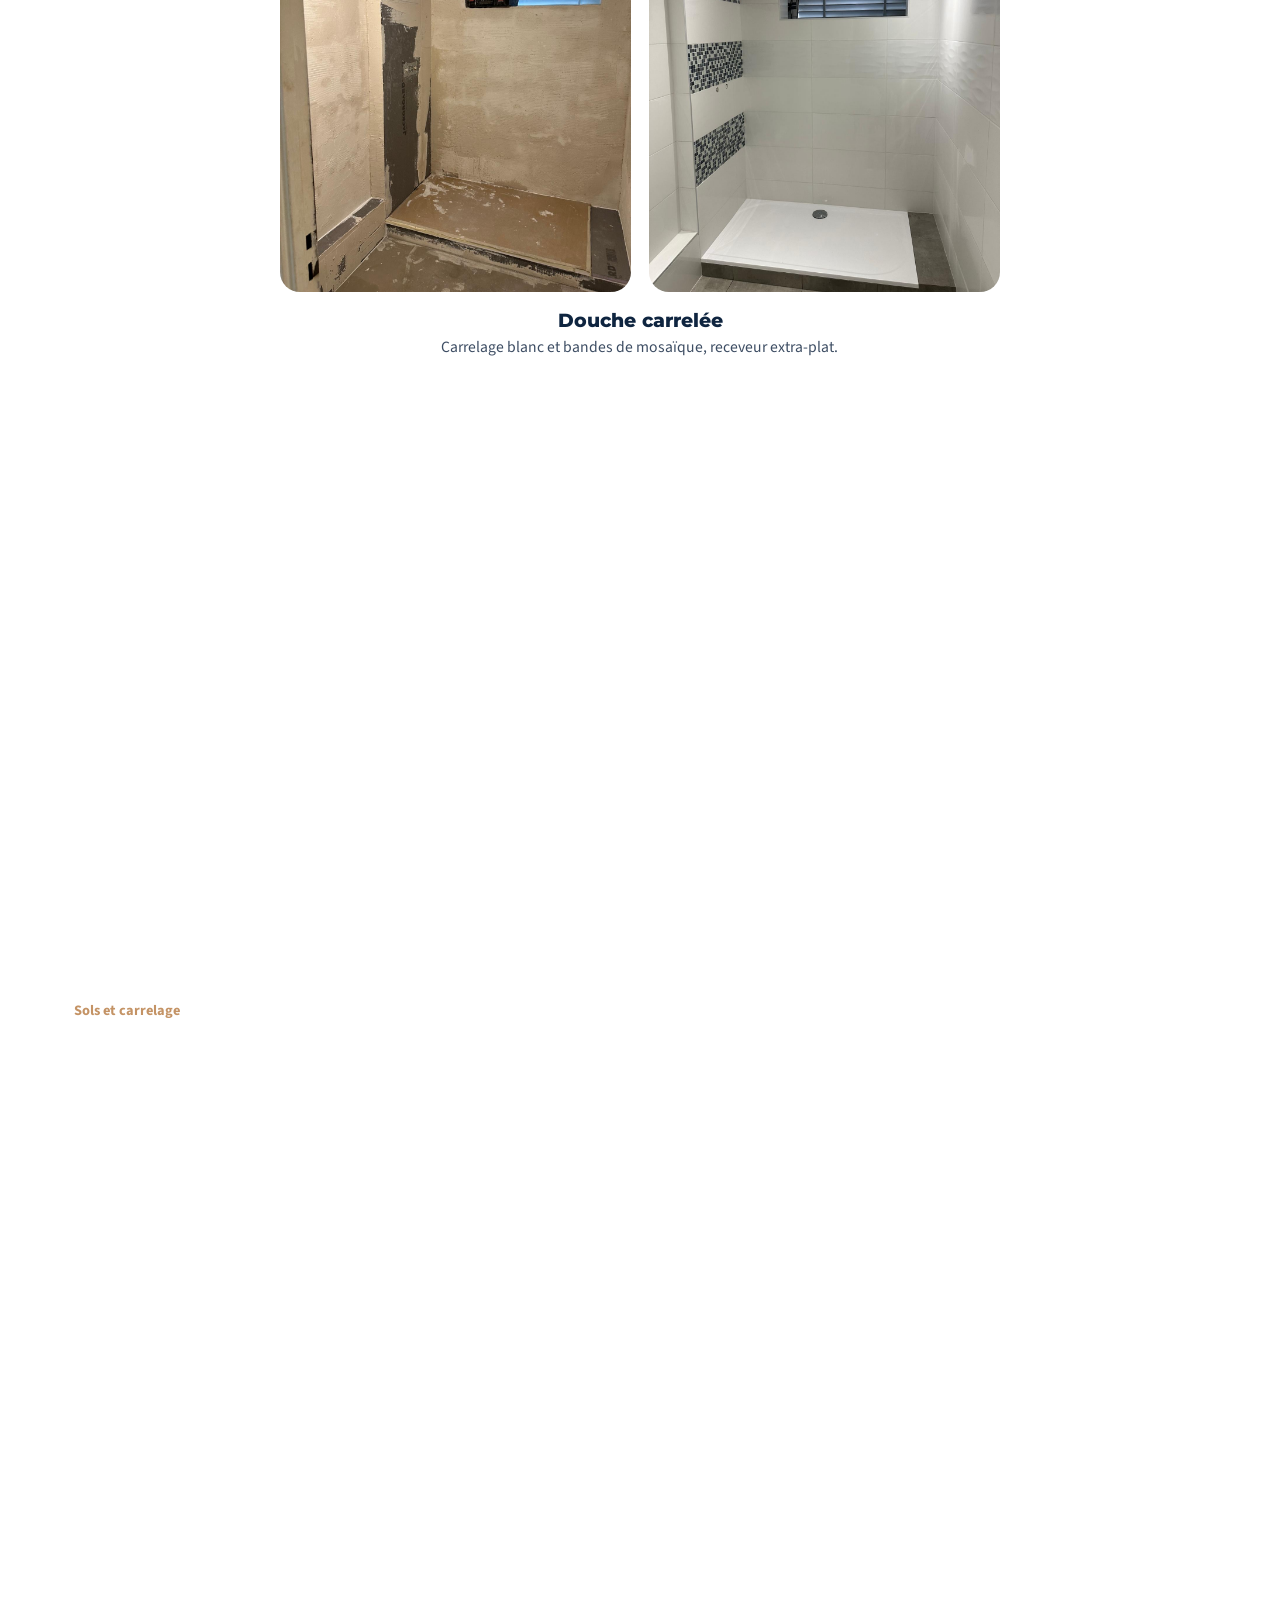
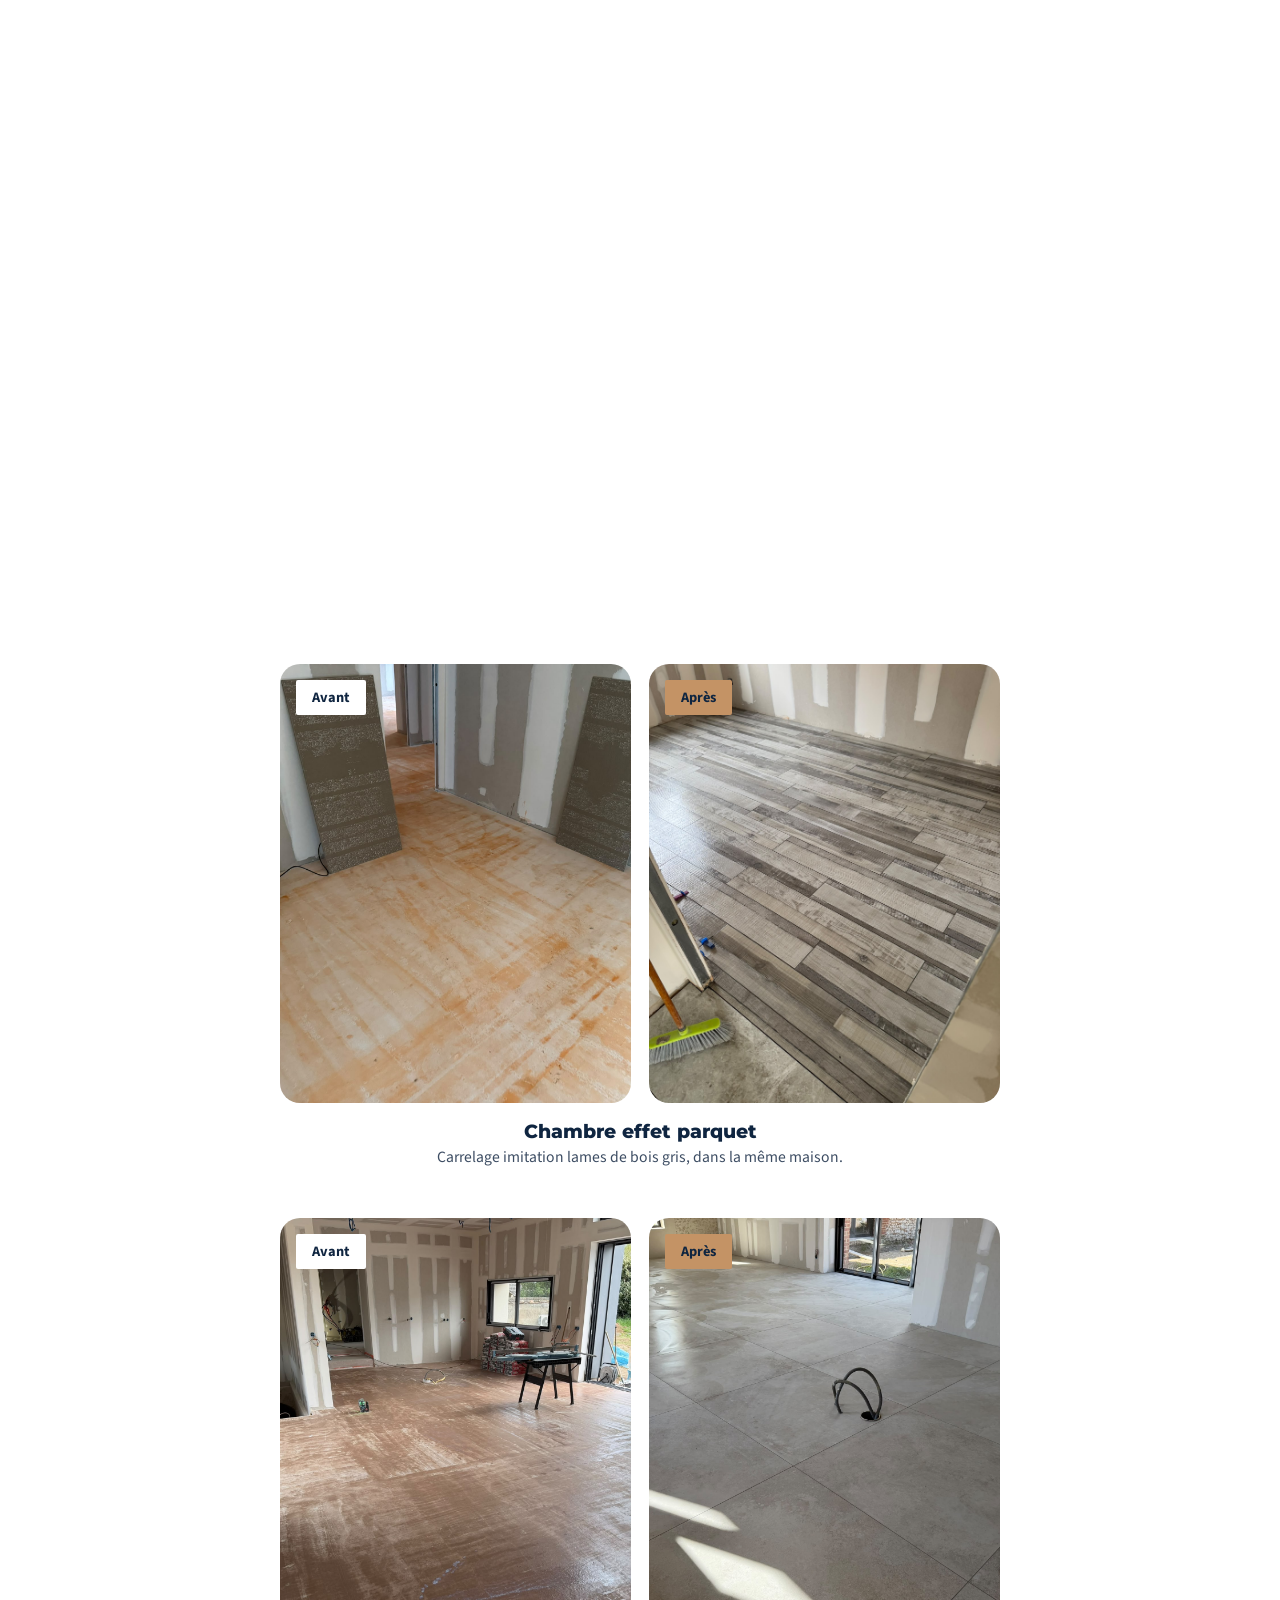
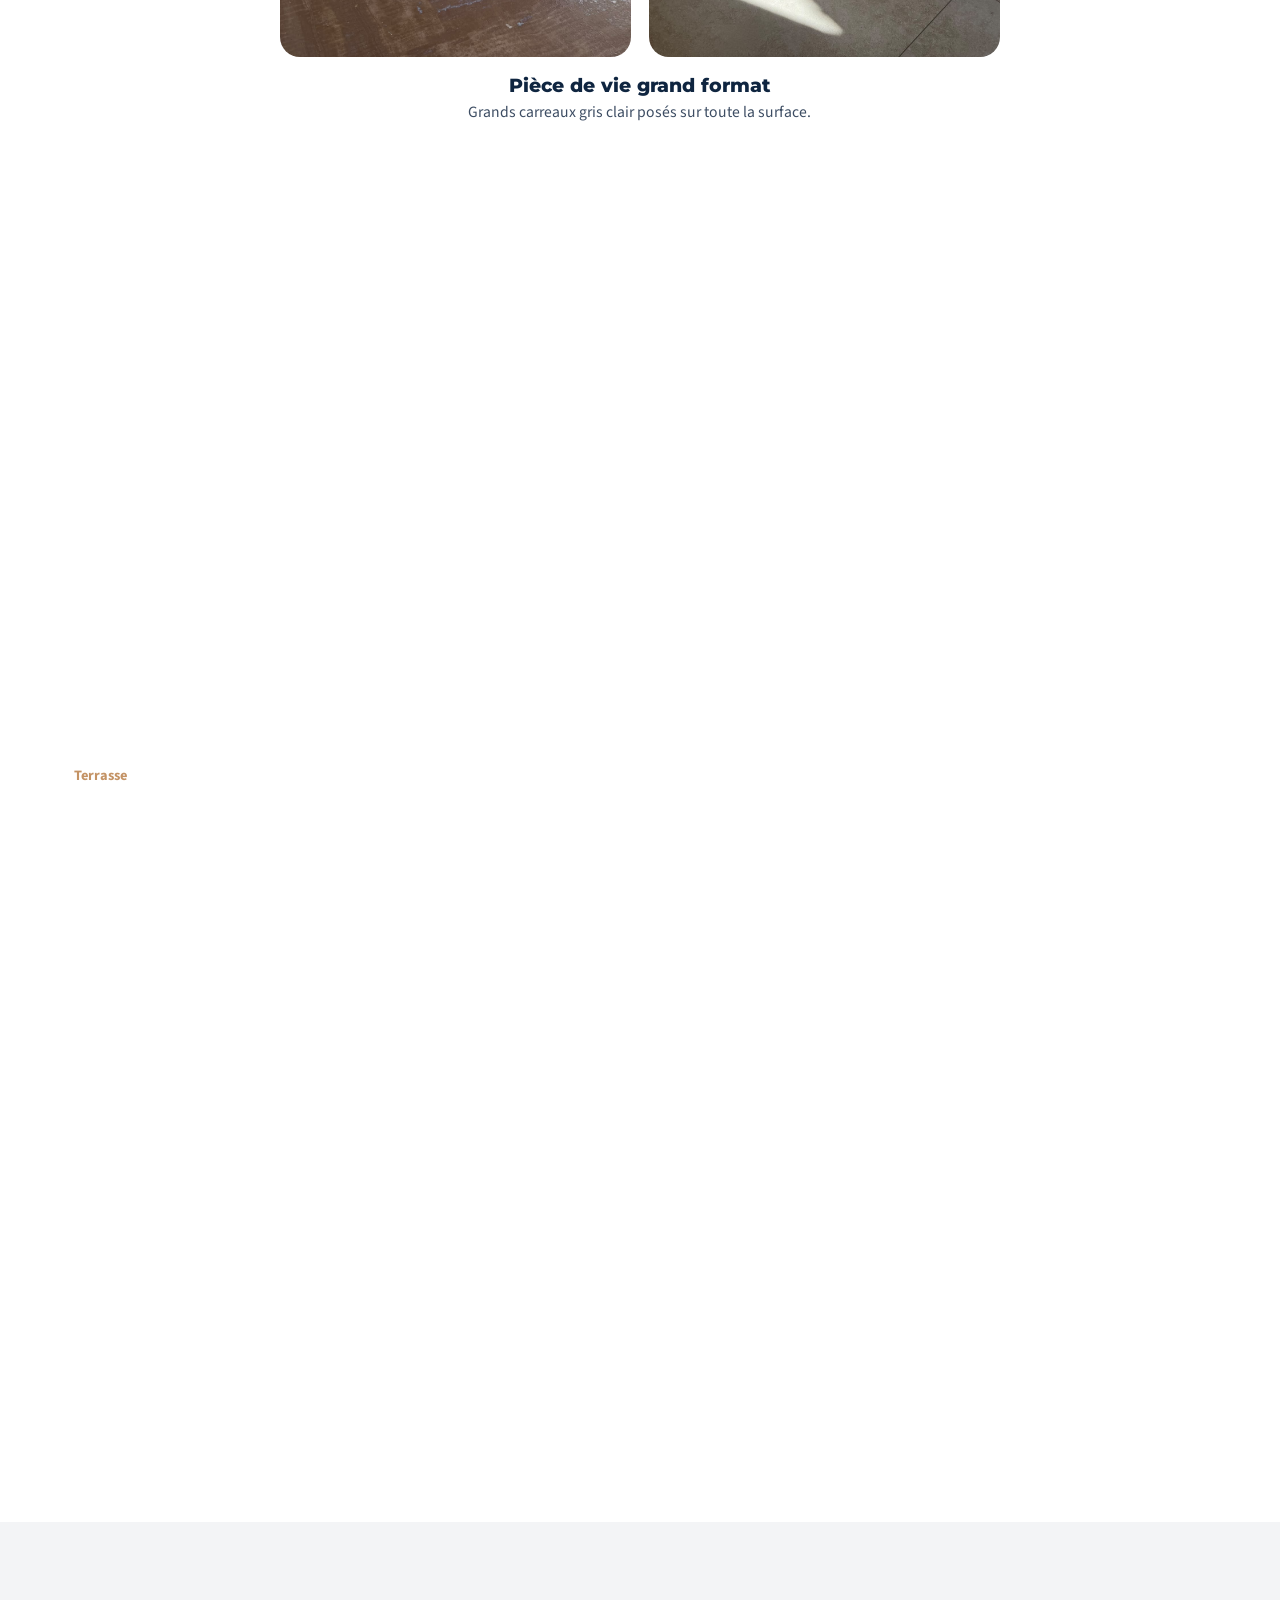
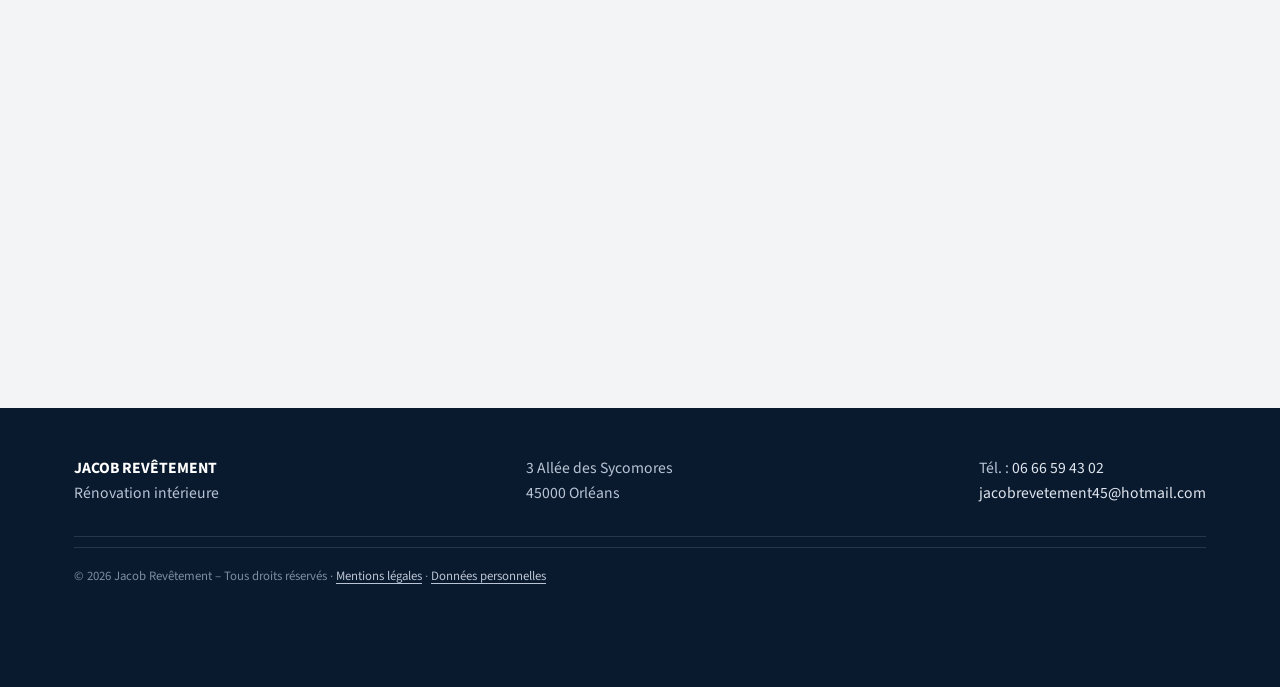
<file: realisations.html>
<!DOCTYPE html>
<html lang="fr">
<head>
<meta charset="utf-8">
<meta name="viewport" content="width=device-width,initial-scale=1">
<title>Nos réalisations | Jacob Revêtement, rénovation à Orléans</title>
<meta name="description" content="Avant / après de nos chantiers à Orléans : salle de bain, douche, sols, murs et terrasse. Découvrez le travail de Jacob Revêtement.">
<link rel="stylesheet" href="fonts/polices.css">
<link rel="stylesheet" href="style.css">
</head>
<body>
<header><div class="bar">
<a class="logo" href="index.html">JACOB REVÊTEMENT<small>RÉNOVATION INTÉRIEURE</small></a>
<nav><a href="index.html#services">Services</a><a href="index.html#apres">Avant / Après</a><a href="realisations.html" style="color:var(--gold)">Réalisations</a><a href="index.html#zone">Zone</a><a href="index.html#avis">Avis</a><a href="index.html#faq">Questions</a></nav>
<a class="tel" href="tel:+33666594302">06&nbsp;66&nbsp;59&nbsp;43&nbsp;02</a>
<a class="call" href="tel:+33666594302"><svg viewBox="0 0 24 24" width="16" height="16" aria-hidden="true"><path fill="currentColor" d="M6.6 10.8a15.1 15.1 0 0 0 6.6 6.6l2.2-2.2a1 1 0 0 1 1-.25 11.4 11.4 0 0 0 3.6.57 1 1 0 0 1 1 1V20a1 1 0 0 1-1 1A17 17 0 0 1 3 4a1 1 0 0 1 1-1h3.5a1 1 0 0 1 1 1c0 1.25.2 2.45.57 3.57a1 1 0 0 1-.25 1z"/></svg>Appeler</a><a class="btn" href="#contact">Demander un devis</a><button class="burg" type="button" aria-label="Ouvrir le menu" aria-expanded="false" aria-controls="menu-mob"><span></span><span></span><span></span></button></div><nav class="m1" id="menu-mob" aria-label="Menu"><a href="index.html#services">Services</a><a href="index.html#apres">Avant / Après</a><a href="realisations.html">Réalisations</a><a href="index.html#zone">Zone d’intervention</a><a href="index.html#avis">Avis</a><a href="index.html#faq">Questions</a><a href="index.html#contact">Contact</a></nav></header>

<main>
<section class="page-hero" style="padding:0">
<img src="images/sol-et-mur-marbre.jpg" alt="Salle de bain avec murs effet marbre blanc et sol effet marbre noir">
<div class="wrap">
<div class="kicker">Réalisations</div>
<h1>Nos chantiers, avant et après</h1>
<p>Des photos de vrais chantiers, chez nos clients à Orléans et autour.</p>
</div>
</section>

<section><div class="wrap">
<div class="cat" id="salles">
<div class="kicker">Salles de bain et douches</div>
<h2 class="rv">Des salles de bain refaites de A à Z</h2>
<p class="lead rv">Douches à l'italienne, faïence, niches, receveurs : du démontage aux finitions.</p>
<div class="ba-list">
<div class="pair rv"><div class="ba">
<figure><img loading="lazy" src="images/realisation-07-avant.jpg" alt="Salle de bain complète – avant les travaux"><span>Avant</span></figure>
<figure><img loading="lazy" src="images/realisation-07-apres.jpg" alt="Salle de bain complète – après les travaux"><span>Après</span></figure>
</div><h3>Salle de bain complète</h3><p>L'ancienne baignoire laisse place à une douche vitrée, faïence blanche et sol effet bois.</p></div>
<div class="pair rv"><div class="ba">
<figure><img loading="lazy" src="images/realisation-08-avant.jpg" alt="La douche du même chantier – avant les travaux"><span>Avant</span></figure>
<figure><img loading="lazy" src="images/realisation-08-apres.jpg" alt="La douche du même chantier – après les travaux"><span>Après</span></figure>
</div><h3>La douche du même chantier</h3><p>Faïence blanche en relief, grande niche encastrée et paroi vitrée.</p></div>
<div class="pair rv"><div class="ba">
<figure><img loading="lazy" src="images/realisation-06-avant.jpg" alt="Salle d'eau avec douche à l'italienne – avant les travaux"><span>Avant</span></figure>
<figure><img loading="lazy" src="images/realisation-06-apres.jpg" alt="Salle d'eau avec douche à l'italienne – après les travaux"><span>Après</span></figure>
</div><h3>Salle d'eau avec douche à l'italienne</h3><p>Grands carreaux effet marbre beige du sol au plafond, niche et WC suspendu.</p></div>
<div class="pair rv"><div class="ba">
<figure><img loading="lazy" src="images/realisation-02-avant.jpg" alt="Douche en faïence verte – avant les travaux"><span>Avant</span></figure>
<figure><img loading="lazy" src="images/realisation-02-apres.jpg" alt="Douche en faïence verte – après les travaux"><span>Après</span></figure>
</div><h3>Douche en faïence verte</h3><p>Faïence verte brillante posée en chevrons, avec niche encastrée.</p></div>
<div class="pair rv"><div class="ba">
<figure><img loading="lazy" src="images/image3.1.jpg" alt="Douche carrelée – avant les travaux"><span>Avant</span></figure>
<figure><img loading="lazy" src="images/image3.2.jpg" alt="Douche carrelée – après les travaux"><span>Après</span></figure>
</div><h3>Douche carrelée</h3><p>Carrelage blanc et bandes de mosaïque, receveur extra-plat.</p></div>
<div class="pair rv"><div class="ba">
<figure><img loading="lazy" src="images/image4.1.jpg" alt="Salle d'eau modernisée – avant les travaux"><span>Avant</span></figure>
<figure><img loading="lazy" src="images/image4.2.jpg" alt="Salle d'eau modernisée – après les travaux"><span>Après</span></figure>
</div><h3>Salle d'eau modernisée</h3><p>Sol effet marbre noir, douche et meuble vasque en bois.</p></div>
</div>
</div>

<div class="cat" id="sols">
<div class="kicker">Sols et carrelage</div>
<h2 class="rv">Des sols qui changent toute la maison</h2>
<p class="lead rv">Carreaux de ciment, grands formats, effet marbre ou effet bois : une pose nette et durable.</p>
<div class="ba-list">
<div class="pair rv"><div class="ba">
<figure><img loading="lazy" src="images/realisation-01-avant.jpg" alt="Entrée en carreaux de ciment – avant les travaux"><span>Avant</span></figure>
<figure><img loading="lazy" src="images/realisation-01-apres.jpg" alt="Entrée en carreaux de ciment – après les travaux"><span>Après</span></figure>
</div><h3>Entrée en carreaux de ciment</h3><p>Ancien sol déposé, puis carreaux de ciment avec frises façon tapis.</p></div>
<div class="pair rv"><div class="ba">
<figure><img loading="lazy" src="images/realisation-04-avant.jpg" alt="Séjour effet marbre – avant les travaux"><span>Avant</span></figure>
<figure><img loading="lazy" src="images/realisation-04-apres.jpg" alt="Séjour effet marbre – après les travaux"><span>Après</span></figure>
</div><h3>Séjour effet marbre</h3><p>Grands carreaux effet marbre gris dans une maison neuve.</p></div>
<div class="pair rv"><div class="ba">
<figure><img loading="lazy" src="images/realisation-05-avant.jpg" alt="Chambre effet parquet – avant les travaux"><span>Avant</span></figure>
<figure><img loading="lazy" src="images/realisation-05-apres.jpg" alt="Chambre effet parquet – après les travaux"><span>Après</span></figure>
</div><h3>Chambre effet parquet</h3><p>Carrelage imitation lames de bois gris, dans la même maison.</p></div>
<div class="pair rv"><div class="ba">
<figure><img loading="lazy" src="images/realisation-03-avant.jpg" alt="Pièce de vie grand format – avant les travaux"><span>Avant</span></figure>
<figure><img loading="lazy" src="images/realisation-03-apres.jpg" alt="Pièce de vie grand format – après les travaux"><span>Après</span></figure>
</div><h3>Pièce de vie grand format</h3><p>Grands carreaux gris clair posés sur toute la surface.</p></div>
<div class="pair rv"><div class="ba">
<figure><img loading="lazy" src="images/image2.1.jpg" alt="Séjour lumineux – avant les travaux"><span>Avant</span></figure>
<figure><img loading="lazy" src="images/image2.2.jpg" alt="Séjour lumineux – après les travaux"><span>Après</span></figure>
</div><h3>Séjour lumineux</h3><p>Grand carrelage clair posé dans toute la pièce.</p></div>
</div>
</div>

<div class="cat" id="terrasse">
<div class="kicker">Terrasse</div>
<h2 class="rv">Une terrasse prête pour les beaux jours</h2>
<p class="lead rv">Nous remettons à neuf vos sols extérieurs, pour un rendu beau et pratique.</p>
<div class="ba-list">
<div class="pair rv"><div class="ba">
<figure><img loading="lazy" src="images/image1.1.jpg" alt="Terrasse carrelée – avant les travaux"><span>Avant</span></figure>
<figure><img loading="lazy" src="images/image1.2.jpg" alt="Terrasse carrelée – après les travaux"><span>Après</span></figure>
</div><h3>Terrasse carrelée</h3><p>Une dalle brute transformée en terrasse carrelée.</p></div>
</div>
</div>
</div></section>

<section class="cta cta10" id="contact"><div class="wrap"><div class="c10 rv">
<!-- Horaires PROVISOIRES (notes du projet GitHub) : à confirmer avec Jacob -->
<div><div class="kicker">Contact</div><h2>Appelez-nous</h2>
<a class="out" href="tel:+33666594302">06&nbsp;66&nbsp;59&nbsp;43&nbsp;02</a>
<a class="btn gold" href="index.html#contact">Ou demandez un devis en ligne</a></div>
<div class="hours"><b>Horaires</b><ul><li><span>Lundi – jeudi</span><span>9 h – 17 h</span></li><li><span>Vendredi</span><span>8 h – 17 h</span></li><li><span>Week-end</span><span>Fermé</span></li></ul><p>Devis gratuit · Orléans et alentours</p></div>
</div></div></section>
</main>

<footer>
<div class="wrap">
<div class="f-top">
<div><strong>JACOB REVÊTEMENT</strong><br>Rénovation intérieure</div>
<div>3&nbsp;Allée des Sycomores<br>45000&nbsp;Orléans</div>
<div>Tél.&nbsp;: <a href="tel:+33666594302">06&nbsp;66&nbsp;59&nbsp;43&nbsp;02</a><br><a href="mailto:jacobrevetement45@hotmail.com">jacobrevetement45@hotmail.com</a></div>
</div>
<p class="copy">© 2026 Jacob Revêtement – Tous droits réservés · <a href="mentions-legales.html">Mentions légales</a> · <a href="mentions-legales.html#donnees">Données personnelles</a></p>
</div>
</footer>
<div class="mob"><a class="mob-c" href="tel:+33666594302" aria-label="Appeler le 06 66 59 43 02"><i><svg viewBox="0 0 24 24" width="20" height="20" aria-hidden="true"><path fill="currentColor" d="M6.6 10.8a15.1 15.1 0 0 0 6.6 6.6l2.2-2.2a1 1 0 0 1 1-.25 11.4 11.4 0 0 0 3.6.57 1 1 0 0 1 1 1V20a1 1 0 0 1-1 1A17 17 0 0 1 3 4a1 1 0 0 1 1-1h3.5a1 1 0 0 1 1 1c0 1.25.2 2.45.57 3.57a1 1 0 0 1-.25 1z"/></svg></i></a><span class="mob-sep"></span><a class="mob-d" href="index.html#contact">Demander un devis <b><svg viewBox="0 0 24 24" width="18" height="18" aria-hidden="true"><path fill="none" stroke="currentColor" stroke-width="2" d="M5 12h13M13 6l6 6-6 6"/></svg></b></a></div>
<script>
try{var o=new IntersectionObserver(function(e){e.forEach(function(x){if(x.isIntersecting){x.target.classList.add('on');o.unobserve(x.target)}})},{threshold:.12});document.querySelectorAll('.rv').forEach(function(n){o.observe(n)})}catch(e){document.querySelectorAll('.rv').forEach(function(n){n.classList.add('on')})}
</script>
<script>
(function(){var b=document.querySelector('.burg'),m=document.getElementById('menu-mob');if(!b||!m)return;
function t(o){m.classList.toggle('open',o);b.classList.toggle('x',o);b.setAttribute('aria-expanded',o);b.setAttribute('aria-label',o?'Fermer le menu':'Ouvrir le menu')}
b.addEventListener('click',function(e){e.stopPropagation();t(!m.classList.contains('open'))});
m.querySelectorAll('a').forEach(function(a){a.addEventListener('click',function(){t(false)})});
document.addEventListener('click',function(e){if(!m.contains(e.target))t(false)});})();
</script>
<script>
/* Barre du haut sur téléphone : se cache quand on descend, revient quand on remonte */
(function(){var h=document.querySelector('header'),m=document.getElementById('menu-mob'),y=window.scrollY,mq=window.matchMedia('(max-width:860px)');
window.addEventListener('scroll',function(){var n=window.scrollY;
if(!mq.matches||(m&&m.classList.contains('open'))||n<80){h.classList.remove('cache');}
else if(n>y+6){h.classList.add('cache');}
else if(n<y-6){h.classList.remove('cache');}
y=n;},{passive:true});})();
</script>
<div class="lb" id="lb" role="dialog" aria-modal="true" aria-label="Chantier en grand" hidden><button class="lb-x" type="button" aria-label="Fermer">&times;</button>
<div class="lb-pair"><figure><img alt=""><figcaption>Avant</figcaption></figure><figure><img alt=""><figcaption>Après</figcaption></figure></div>
<h3 class="lb-t"></h3><p class="lb-d"></p></div>
<script>
/* Page Réalisations, sur téléphone uniquement : un clic sur une photo affiche l'avant ET l'après en grand, avec le titre et la description.
   Clic à côté des photos, sur ✕ ou touche Échap = fermeture. Sur ordinateur, rien ne se passe (les photos sont déjà assez grandes). */
(function(){var lb=document.getElementById('lb'),ims=lb.querySelectorAll('.lb-pair img'),t=lb.querySelector('.lb-t'),d=lb.querySelector('.lb-d'),mq=window.matchMedia('(max-width:860px)');
function close(){lb.hidden=true;document.body.style.overflow='';}
document.querySelectorAll('.pair').forEach(function(pr){var src=pr.querySelectorAll('figure img');
pr.querySelectorAll('figure').forEach(function(f){f.addEventListener('click',function(){if(!mq.matches)return;
ims[0].src=src[0].src;ims[0].alt=src[0].alt;ims[1].src=src[1].src;ims[1].alt=src[1].alt;
t.textContent=(pr.querySelector('h3')||{}).textContent||'';d.textContent=(pr.querySelector('p')||{}).textContent||'';
lb.hidden=false;document.body.style.overflow='hidden';});});});
lb.addEventListener('click',function(e){if(e.target.tagName!=='IMG')close();});
document.addEventListener('keydown',function(e){if(e.key==='Escape'&&!lb.hidden)close();});})();
</script>
</body>
</html>
</file>
<file: fonts/polices.css>
/* Polices du site Jacob Revêtement (hébergées sur le site, aucun appel à Google) */
@font-face{font-family:'Montserrat';src:url('montserrat-latin-600-normal.woff2') format('woff2');font-weight:600;font-style:normal;font-display:swap}
@font-face{font-family:'Montserrat';src:url('montserrat-latin-700-normal.woff2') format('woff2');font-weight:700;font-style:normal;font-display:swap}
@font-face{font-family:'Montserrat';src:url('montserrat-latin-800-normal.woff2') format('woff2');font-weight:800;font-style:normal;font-display:swap}
@font-face{font-family:'Source Sans 3';src:url('source-sans-3-latin-400-normal.woff2') format('woff2');font-weight:400;font-style:normal;font-display:swap}
@font-face{font-family:'Source Sans 3';src:url('source-sans-3-latin-600-normal.woff2') format('woff2');font-weight:600;font-style:normal;font-display:swap}
@font-face{font-family:'Source Sans 3';src:url('source-sans-3-latin-700-normal.woff2') format('woff2');font-weight:700;font-style:normal;font-display:swap}
:root{
  --font-display:'Montserrat',system-ui,-apple-system,'Segoe UI',Arial,sans-serif;
  --font-text:'Source Sans 3',system-ui,-apple-system,'Segoe UI',Arial,sans-serif;
}

/* Police de la phrase d'accroche (carte Cuisine, section 3) */
@font-face{font-family:'Lora';src:url('lora-latin-500-italic.woff2') format('woff2');font-weight:500;font-style:italic;font-display:swap}
@font-face{font-family:'Lora';src:url('lora-latin-500-normal.woff2') format('woff2');font-weight:500;font-style:normal;font-display:swap}
</file>
<file: style.css>
:root{--navy:#0f2540;--navy2:#16345a;--gold:#c49365;--grey:#f3f4f6;--ink:#0f2540;--r:20px}
*{box-sizing:border-box;margin:0}
html{scroll-behavior:smooth}
body{font-family:var(--font-text);color:var(--ink);background:#fff;line-height:1.6;font-size:1.0625rem;-webkit-font-smoothing:antialiased}
h1,h2,h3{font-family:var(--font-display);font-weight:800;line-height:1.08;text-wrap:balance}
p{text-wrap:pretty}
img{display:block;max-width:100%}
a{color:inherit}
.wrap{max-width:1180px;margin:0 auto;padding:0 24px}
.btn{display:inline-block;background:var(--navy);color:#fff;text-decoration:none;font-weight:700;padding:14px 26px;border-radius:2px;border:2px solid var(--navy);transition:.2s}
.btn:hover{background:var(--gold);border-color:var(--gold);color:var(--navy)}
.btn.gold{background:var(--gold);border-color:var(--gold);color:var(--navy)}
.btn.gold:hover{background:#fff;border-color:#fff}
header{position:fixed;top:18px;left:0;right:0;z-index:20}
.bar{background:#fff;border-radius:6px;display:flex;align-items:center;gap:28px;padding:12px 22px;box-shadow:0 6px 30px rgba(0,0,0,.18);max-width:1180px;margin:0 auto}
.logo{font-family:var(--font-display);font-weight:800;letter-spacing:.04em;text-decoration:none;font-size:1.05rem;line-height:1.1}
.logo small{display:block;font-weight:600;font-size:.62rem;letter-spacing:.22em;color:var(--gold)}
nav{display:flex;gap:26px;margin-left:auto}
nav a{text-decoration:none;font-weight:600;font-size:.95rem}
nav a:hover{color:var(--gold)}
.tel{font-weight:700;text-decoration:none;white-space:nowrap}
.hero{position:relative;min-height:100svh;display:flex;align-items:center;background:var(--navy);color:#fff;overflow:hidden}
.hero img{position:absolute;inset:0;width:100%;height:100%;object-fit:cover;object-position:50% 38%}
.hero:after{content:"";position:absolute;inset:0;background:linear-gradient(90deg,rgba(15,37,64,.88) 0%,rgba(15,37,64,.55) 45%,rgba(15,37,64,.1) 100%)}
.hero .wrap{position:relative;z-index:2;padding-top:110px;padding-bottom:70px}
.hero h1{font-size:clamp(2.6rem,6.4vw,5.2rem);max-width:12em;margin-bottom:22px}
.hero p{font-size:1.2rem;max-width:30em;margin-bottom:12px;color:#e8edf4}
.hero .small{font-size:1rem;border-top:1px solid rgba(255,255,255,.45);padding-top:14px;max-width:34em;margin:22px 0 30px}
section{padding:96px 0}
.kicker{color:var(--gold);font-weight:700;font-size:.9rem;margin-bottom:10px}
h2{font-size:clamp(2rem,4vw,3rem);margin-bottom:14px}
.lead{max-width:40em;color:#3d4d63;margin-bottom:44px}
.cards{display:grid;grid-template-columns:repeat(auto-fit,minmax(220px,1fr));gap:22px;max-width:1040px;margin:0 auto}
.card{background:var(--grey);border-radius:var(--r);padding:14px;display:flex;flex-direction:column}
.card img{border-radius:12px;aspect-ratio:1/1;object-fit:cover;width:100%}
.card h3{font-size:1.3rem;margin:18px 8px 6px}
.card p{margin:0 8px 14px;color:#3d4d63;font-size:1rem}
.card.dark{background:var(--navy);color:#fff;padding:30px;justify-content:space-between}
.card.dark h3,.card.dark p{margin-left:0;margin-right:0}
.card.dark p{color:#cdd6e2}
.ba{display:grid;grid-template-columns:1fr 1fr;gap:18px;max-width:720px;margin:0 auto}
.ba figure{position:relative;border-radius:var(--r);overflow:hidden}
.ba img{width:100%;aspect-ratio:4/5;object-fit:cover}
.ba span{position:absolute;left:16px;top:16px;background:#fff;color:var(--navy);font-weight:800;padding:6px 16px;border-radius:2px;font-size:.9rem}
.ba figure:last-child span{background:var(--gold)}
.about{display:grid;grid-template-columns:.75fr 1.25fr;gap:64px;align-items:center}
.about img{border-radius:var(--r);aspect-ratio:1/1;object-fit:cover;width:100%;max-width:400px;justify-self:center}
.checks{list-style:none;padding:0;margin:26px 0 30px;display:grid;gap:12px}
.checks li{padding-left:34px;position:relative;font-weight:600}
.checks li:before{content:"";position:absolute;left:0;top:.28em;width:20px;height:20px;border-radius:50%;background:var(--gold)}
.checks li:after{content:"";position:absolute;left:7px;top:.5em;width:5px;height:9px;border:solid var(--navy);border-width:0 2.5px 2.5px 0;transform:rotate(45deg)}
.grey{background:var(--grey)}
.gal{display:grid;grid-template-columns:repeat(4,1fr);gap:16px;max-width:900px;margin:0 auto}
.gal img{border-radius:14px;aspect-ratio:4/5;object-fit:cover;width:100%}
.gal img:nth-child(even){margin-top:34px}
.avis{display:grid;grid-template-columns:repeat(auto-fit,minmax(260px,1fr));gap:22px}
.avis blockquote{background:#fff;border-radius:var(--r);padding:30px;position:relative}
.avis blockquote:before{content:"“";font-family:var(--font-display);font-weight:800;font-size:4.5rem;line-height:.6;color:var(--gold);display:block;margin-bottom:14px}
.avis cite{display:block;margin-top:16px;font-style:normal;font-weight:800}
details{border-top:1px solid #d8dee7;padding:20px 0}
details:last-of-type{border-bottom:1px solid #d8dee7}
summary{font-weight:700;font-size:1.15rem;cursor:pointer;list-style:none;display:flex;justify-content:space-between;gap:20px}
summary:after{content:"+";color:var(--gold);font-size:1.6rem;line-height:1}
details[open] summary:after{content:"–"}
details p{margin-top:12px;color:#3d4d63;max-width:46em}
.cta{background:var(--navy);color:#fff;text-align:center}
.cta h2{max-width:14em;margin:0 auto 18px}
.cta .num{display:block;font-family:var(--font-display);font-weight:800;font-size:clamp(2.2rem,6vw,4.4rem);color:var(--gold);text-decoration:none;margin:14px 0 28px;font-variant-numeric:tabular-nums lining-nums}
footer{background:#0a1a2e;color:#b9c4d4;padding:48px 0 100px;font-size:.98rem}
footer .wrap{display:flex;flex-wrap:wrap;gap:30px;justify-content:space-between}
footer strong{color:#fff}
.mob{display:none}
@media(max-width:860px){
 nav{display:none}.bar{margin:0 16px;gap:12px;justify-content:space-between}.tel{display:none}
 .bar .btn{padding:10px 16px;font-size:.9rem}
 section{padding:64px 0}
 .about{grid-template-columns:1fr;gap:32px}
 .gal{grid-template-columns:1fr 1fr}
 .gal img:nth-child(even){margin-top:0}
 .hero:after{background:linear-gradient(180deg,rgba(15,37,64,.55),rgba(15,37,64,.85))}
 .mob{display:grid;grid-template-columns:1fr 1fr;position:fixed;bottom:0;left:0;right:0;z-index:30;background:#fff;box-shadow:0 -4px 20px rgba(0,0,0,.2)}
 .mob a{padding:16px;text-align:center;font-weight:800;text-decoration:none}
 .mob a:first-child{background:var(--gold);color:var(--navy)}
 .mob a:last-child{background:var(--navy);color:#fff}
}
@media(max-width:520px){.ba{gap:10px}.hero h1{font-size:2.5rem}}
.rv{opacity:0;transform:translateY(22px);transition:.7s}.rv.on{opacity:1;transform:none}
@media(prefers-reduced-motion:reduce){.rv{opacity:1;transform:none;transition:none}}

/* ---- Page Réalisations ---- */
.page-hero{position:relative;min-height:62svh;display:flex;align-items:flex-end;background:var(--navy);color:#fff;overflow:hidden}
.page-hero img{position:absolute;inset:0;width:100%;height:100%;object-fit:cover;object-position:50% 45%}
.page-hero:after{content:"";position:absolute;inset:0;background:linear-gradient(180deg,rgba(15,37,64,.35) 0%,rgba(15,37,64,.9) 100%)}
.page-hero .wrap{position:relative;z-index:2;padding-top:140px;padding-bottom:56px;width:100%}
.page-hero h1{font-size:clamp(2.4rem,5.6vw,4.4rem);margin-bottom:14px}
.page-hero p{font-size:1.15rem;color:#e8edf4;max-width:34em}
.cat + .cat{margin-top:84px}
.cat .lead{margin-bottom:30px}
.ba-list{display:grid;gap:26px}
.more{text-align:center;margin-top:44px}
@media(max-width:860px){.cat + .cat{margin-top:60px}.page-hero{min-height:52svh}}

/* Section 3 : carte « Cuisine » sur ordinateur uniquement */
@media(min-width:861px){
 .card.dark{justify-content:center;gap:26px}
 .card.dark h3{font-size:1.5rem}
 .card.dark .btn{margin-top:0!important;white-space:nowrap;padding:14px 12px;font-size:.95rem;align-self:stretch}
}
/* Section 3 : phrase d'accroche de la carte « Cuisine » (ordinateur uniquement) */
.card.dark .punch{display:none}
@media(min-width:861px){
 .card.dark{justify-content:center;gap:22px;padding-bottom:52px}
 .card.dark > div{margin-bottom:-10px}
 .card.dark .desc{display:none}
 .card.dark .punch:before{content:"";display:block;width:36px;height:2px;background:var(--gold);margin-bottom:18px}
 .card.dark .punch{display:block;font-family:'Lora',Georgia,serif;font-style:italic;font-weight:500;font-size:1.25rem;line-height:1.4;color:#fff;margin:0}
 .card.dark .punch span{color:var(--gold)}
 .card.dark h3{font-family:'Lora',Georgia,serif;font-style:italic;font-weight:500;font-size:1.6rem;line-height:1.15}
}

/* Section 5 « À propos » : photo moins coupée, coches fines, police de la liste */
.about img{aspect-ratio:4/5;max-width:420px}
.checks{gap:14px}
.checks li{font-family:'Lora',Georgia,serif;font-weight:500;font-size:1.1rem;padding-left:30px}
.checks li:before{top:.45em;width:14px;height:8px;border-radius:0;background:none;border:solid var(--gold);border-width:0 0 1.5px 1.5px;transform:rotate(-45deg)}
.checks li:after{display:none}
/* Section 5 : liste espacée, sans traits */
.checks{gap:16px;margin:28px 0 32px;max-width:30em}
.checks li{padding-left:32px}
/* Section 5 : sur ordinateur, la photo fait exactement la hauteur du texte (haut et bas alignés) */
@media(min-width:861px){
 .about{align-items:stretch}
 .about > img{aspect-ratio:auto;height:0;min-height:100%;object-fit:cover}
}
/* Section 3 : sur téléphone et tablette, un seul service par ligne */
@media(max-width:860px){
 #services .cards{grid-template-columns:1fr;max-width:460px}
}
/* Section 5 : photo masquée sur téléphone et tablette */
@media(max-width:860px){
 .about > img{display:none}
}
/* Section 5 : icônes de l'ancien site (outils, horloge, euro, maison, cœur) à la place des coches */
.checks li{display:flex;align-items:center;gap:14px;padding-left:0}
.checks li:before,.checks li:after{display:none}
.checks .ico{flex:none;width:20px;height:20px;fill:var(--gold)}
/* Section 6 « Réalisations » sur téléphone : comme le site actuel (photos de 220 px, entières, empilées et centrées), 3 photos */
@media(max-width:860px){
 #realisations .gal{grid-template-columns:220px;justify-content:center;gap:20px}
 #realisations .gal img{width:220px;aspect-ratio:3/4;margin-top:0}
 #realisations .gal img:nth-child(n+3){display:none}
}
/* Section 3 « Nos services » sur téléphone : modèle 1, texte posé sur la photo */
@media(max-width:860px){
 #services .cards{gap:16px}
 #services .card{position:relative;padding:0;overflow:hidden;border-radius:16px;min-height:300px;justify-content:flex-end}
 #services .card img{position:absolute;inset:0;width:100%;height:100%;aspect-ratio:auto;border-radius:0}
 #services .card:not(.dark):after{content:"";position:absolute;inset:0;background:linear-gradient(180deg,rgba(15,37,64,0) 35%,rgba(15,37,64,.92) 100%)}
 #services .card h3,#services .card p{position:relative;z-index:2;color:#fff;margin-left:22px;margin-right:22px}
 #services .card h3{margin-top:0;font-size:1.35rem}
 #services .card p{color:#dfe5ee;margin-bottom:22px;font-size:.98rem}
 #services .card.dark{min-height:0;padding:28px 22px}
 #services .card.dark h3,#services .card.dark p{margin-left:0;margin-right:0}
}
/* Section 4 « Avant / Après » sur téléphone : comme le site actuel (photos de 220 px, entières), l'une sous l'autre */
@media(max-width:860px){
 #apres .ba{grid-template-columns:220px;justify-content:center;gap:20px}
 #apres .ba img{width:220px;aspect-ratio:3/4}
}
/* Section 7 « Avis clients » : version 1 (cartes blanches, initiale), taille des cartes comme le site actuel */
#avis{background:#fff}
.avis-v1{display:flex;flex-wrap:wrap;justify-content:center;gap:30px;margin-top:36px}
.avis-v1 figure{margin:0;width:300px;background:#fff;border-radius:10px;padding:20px;box-shadow:0 12px 34px rgba(15,37,64,.08);display:flex;flex-direction:column}
.avis-v1 .st{color:#111;letter-spacing:.15em}
.avis-v1 .st i{color:#d6dbe3;font-style:normal}
.avis-v1 blockquote{font-family:'Lora',Georgia,serif;font-style:italic;font-size:1.05rem;line-height:1.55;margin:12px 0 20px;flex:1}
.avis-v1 figcaption{display:flex;align-items:center;gap:12px;font-weight:700}
.avis-v1 figcaption b{width:40px;height:40px;border-radius:50%;background:var(--navy);color:var(--gold);display:grid;place-items:center;font-family:'Lora',Georgia,serif;font-style:italic;font-weight:500}
.leave-wrap{text-align:center;margin-top:30px}
.leave{color:var(--navy);font-weight:700;text-decoration:none;border-bottom:1px solid var(--gold);padding-bottom:3px}
@media(max-width:860px){
 .avis-v1{flex-direction:column;align-items:center;gap:20px}
 .avis-v1 figure{width:90%}
}
/* Section 6 « Nos derniers chantiers » : fin cadre doré décalé derrière chaque photo */
#realisations .gal{padding:0 12px 12px 0;gap:30px}
#realisations .gal img{border-radius:10px;box-shadow:12px 12px 0 -1px var(--grey),12px 12px 0 0 var(--gold)}
@media(max-width:860px){#realisations .gal{gap:34px}}
/* Section 5 « À propos » : version 2 (arguments en petites cartes, photo à droite sur ordinateur) */
@media(min-width:861px){.about{grid-template-columns:1.25fr .75fr}.about > img{order:2}}
.checks{grid-template-columns:1fr 1fr;gap:14px;max-width:none}
.checks li{background:var(--grey);border-radius:12px;padding:16px;flex-direction:column;align-items:flex-start;gap:10px;font-size:1rem;line-height:1.35}
.checks .ico{width:38px;height:38px;padding:10px;background:var(--navy);border-radius:50%;box-sizing:border-box}
.checks li:last-child{grid-column:1 / -1;flex-direction:row;align-items:center}

/* Section 4 « Avant / Après » : version 4 (photos qui se chevauchent, l'Après en grand devant) */
.ba4{position:relative;max-width:560px;height:490px;margin:0 auto}
.ba4 figure{margin:0;position:absolute;border-radius:12px;overflow:hidden;box-shadow:0 20px 44px rgba(15,37,64,.22)}
.ba4 img{width:100%;height:100%;object-fit:cover}
.ba4 .av{left:0;top:0;width:52%;height:78%;filter:saturate(.75)}
.ba4 .ap{right:0;bottom:0;width:58%;height:86%;border:6px solid #fff}
.ba4 span{position:absolute;left:14px;top:14px;background:#fff;color:var(--navy);font-weight:800;padding:6px 14px;border-radius:2px;font-size:.9rem}
.ba4 .ap span{background:var(--gold)}
@media(max-width:860px){
 .ba4{height:auto;max-width:340px;aspect-ratio:1/1.15}
 .ba4 .av{width:55%;height:64%}
 .ba4 .ap{width:60%;height:70%;border-width:5px}
}
/* Section 3 « Nos services » sur ordinateur : mêmes cartes que sur téléphone (texte posé sur la photo), 4 alignées */
@media(min-width:861px){
 #services .cards{max-width:1100px;grid-template-columns:repeat(4,1fr);gap:18px}
 #services .card{min-height:330px}
 #services .card:not(.dark){position:relative;padding:0;overflow:hidden;border-radius:16px;justify-content:flex-end}
 #services .card:not(.dark) img{position:absolute;inset:0;width:100%;height:100%;aspect-ratio:auto;border-radius:0;object-position:50% 100%}
 #services .card:not(.dark):after{content:"";position:absolute;inset:0;background:linear-gradient(180deg,rgba(15,37,64,0) 35%,rgba(15,37,64,.92) 100%)}
 #services .card:not(.dark) h3,#services .card:not(.dark) p{position:relative;z-index:2;color:#fff;margin-left:22px;margin-right:22px}
 #services .card:not(.dark) h3{margin-top:0;font-size:1.35rem}
 #services .card:not(.dark) p{color:#dfe5ee;margin-bottom:22px;font-size:.98rem}
 #services .card.dark{border-radius:16px}
}
/* Section Contact : version 2 (photo en fond, formulaire dans une carte blanche) */
#contact.contact2{position:relative;overflow:hidden;text-align:left;background:var(--navy)}
#contact .bg{position:absolute;inset:0;width:100%;height:100%;object-fit:cover;opacity:.75}
#contact.contact2:before{content:"";position:absolute;inset:0;background:linear-gradient(90deg,rgba(15,37,64,.92) 30%,rgba(15,37,64,.35));z-index:1}
#contact .wrap{position:relative;z-index:2}
.c2{display:grid;grid-template-columns:1fr 1fr;gap:64px;align-items:center}
#contact .c2 h2{margin:0 0 14px;max-width:12em}
.c2 p{color:#dfe5ee}
.c2 .big{display:block;font-family:var(--font-display);font-weight:800;font-size:2.3rem;color:var(--gold);text-decoration:none;margin-top:22px}
.c2 .card{background:rgba(255,255,255,.97);color:var(--navy);border-radius:16px;padding:32px}
.f{display:grid;gap:14px;text-align:left}
.f .row{display:grid;grid-template-columns:1fr 1fr;gap:14px}
.f label{display:grid;gap:6px;font-weight:700;font-size:.88rem}
.f input,.f select,.f textarea{font:inherit;font-weight:400;font-size:1rem;padding:13px 14px;border:1px solid #d5dbe4;border-radius:8px;background:#fff;color:var(--navy);width:100%;box-sizing:border-box}
.f input:focus,.f select:focus,.f textarea:focus{outline:2px solid var(--gold);outline-offset:1px;border-color:var(--gold)}
.f button{width:100%;font-size:1rem;cursor:pointer;margin-top:4px}
.c2 .f .note{text-align:center;font-size:.85rem;color:#7a879a;margin:0}
@media(max-width:860px){.c2{grid-template-columns:1fr;gap:28px}.c2 .card{padding:22px}.c2 .big{font-size:1.9rem}.f .row{grid-template-columns:1fr}}
/* Section Contact : formulaire plus compact (ordinateur et téléphone) */
.c2 .card{padding:24px;max-width:460px;width:100%;justify-self:end;box-sizing:border-box}
.f{gap:10px}
.f .row{gap:10px}
.f label{gap:4px;font-size:.82rem}
.f input,.f select,.f textarea{padding:9px 12px;font-size:.95rem;border-radius:6px}
.f button{padding:12px 20px;margin-top:2px}
@media(max-width:860px){.c2 .card{padding:18px;justify-self:center}}
/* Pied de page : coordonnées + mentions légales */
footer .wrap{display:block}
footer a{color:#dfe5ee;text-decoration:none}
footer .f-top{display:flex;flex-wrap:wrap;gap:30px;justify-content:space-between;padding-bottom:30px;border-bottom:1px solid rgba(255,255,255,.12)}
footer .legal{padding:30px 0 10px;font-size:.85rem;line-height:1.55;color:#9fb0c6}
footer .legal h2{font-size:1rem;color:#fff;margin-bottom:18px;letter-spacing:.06em;text-transform:uppercase}
footer .legal h3{font-family:var(--font-text);font-size:.78rem;font-weight:700;color:var(--gold);letter-spacing:.1em;text-transform:uppercase;margin:0 0 6px}
footer .legal p{margin:0 0 14px}
footer .legal-grid{display:grid;grid-template-columns:repeat(3,1fr);gap:10px 34px}
footer .legal-grid .wide{grid-column:span 2}
footer .todo{border:1px dashed var(--gold);color:var(--gold);padding:0 4px;border-radius:3px}
footer .copy{font-size:.8rem;color:#7d8ca1;margin:10px 0 0;padding-top:18px;border-top:1px solid rgba(255,255,255,.12)}
@media(max-width:860px){footer .legal-grid{grid-template-columns:1fr}footer .legal-grid .wide{grid-column:auto}}
/* Page Mentions légales */
.ml-page section{padding:150px 0 80px}
.ml-page h1{font-size:clamp(2rem,4vw,3rem);margin-bottom:30px}
.ml-page .legal{font-size:.98rem;line-height:1.6;color:#3d4d63;margin-bottom:30px}
.ml-page .legal h3{font-family:var(--font-text);font-size:.8rem;font-weight:700;color:var(--gold);letter-spacing:.1em;text-transform:uppercase;margin:0 0 6px}
.ml-page .legal p{margin:0 0 22px}
.ml-page .legal-grid{display:grid;grid-template-columns:repeat(3,1fr);gap:10px 40px}
.ml-page .legal-grid .wide{grid-column:span 2}
.ml-page .todo{border:1px dashed var(--gold);color:#9a6b3f;padding:0 4px;border-radius:3px}
footer .copy a{color:#b9c4d4;text-decoration:underline;text-underline-offset:3px}
@media(max-width:860px){.ml-page section{padding:120px 0 60px}.ml-page .legal-grid{grid-template-columns:1fr}.ml-page .legal-grid .wide{grid-column:auto}}
/* Pied de page sur téléphone : version 3 (centré, adresse et contacts dans deux petits blocs) */
footer .copy a{white-space:nowrap}
@media(max-width:860px){
 footer{text-align:center;padding:40px 0 110px}
 footer .f-top{flex-direction:column;align-items:stretch;gap:12px;border:0;padding-bottom:14px}
 footer .f-top>div:first-child{margin-bottom:8px}
 footer .f-top>div:not(:first-child){background:rgba(255,255,255,.06);border-radius:12px;padding:14px}
 footer .copy{border-top:0}
}
/* Pied de page sur téléphone : moins haut */
@media(max-width:860px){
 footer{padding:28px 0 76px}
 footer .f-top{gap:8px;padding-bottom:8px}
 footer .f-top>div:first-child{margin-bottom:4px}
 footer .f-top>div:not(:first-child){padding:10px 14px}
 footer .copy{margin-top:4px;padding-top:10px}
}
/* Section « Zone d'intervention » : version 1 (carte dessinée + communes) */
.z1{display:grid;grid-template-columns:1fr 1fr;gap:56px;align-items:center}
.z1 .mapbox{background:var(--navy);border-radius:18px;padding:14px;box-shadow:0 18px 44px rgba(15,37,64,.18)}
.zmap{width:100%;height:auto;display:block}
.z1 .lead{margin-bottom:22px}
.z1 .chips{list-style:none;padding:0;margin:0;display:flex;flex-wrap:wrap;gap:8px}
.z1 .chips li{background:#fff;border:1px solid #dfe4eb;border-radius:30px;padding:7px 14px;font-size:.92rem;font-weight:600}
.z1 .end{margin-top:22px;color:#3d4d63}
.z1 .end a{color:var(--navy);font-weight:700;text-decoration:none;border-bottom:1px solid var(--gold)}
#zone .todo{border:1px dashed var(--gold);padding:0 5px;border-radius:3px;color:#9a6b3f}
@media(max-width:860px){.z1{grid-template-columns:1fr;gap:28px}.z1 .mapbox{order:2}}
/* Barre du haut : version 4 (menu complet + bouton « Appeler » sur ordinateur) */
.bar .call{display:flex;align-items:center;gap:8px;background:var(--navy);color:#fff;border-radius:30px;padding:10px 20px;font-weight:700;text-decoration:none;white-space:nowrap;transition:.2s}
.bar .call:hover{background:var(--gold);color:var(--navy)}
@media(min-width:861px){.bar .btn,.bar .tel{display:none}}
@media(max-width:860px){.bar .call{display:none}}
/* Barre du haut : même hauteur qu'avant (bouton « Appeler » à la taille de l'ancien bouton devis) */
@media(min-width:861px){.bar .call{padding:14px 26px;border:2px solid var(--navy)}.bar .call:hover{border-color:var(--gold)}}
/* Bouton « Appeler » : coins carrés comme les autres boutons du site */
.bar .call{border-radius:6px}
/* Menu à 3 traits sur téléphone : version 1 (liste déroulante blanche) */
.burg,.m1{display:none}
@media(max-width:860px){
 .bar .btn{display:none}
 .burg{display:flex;margin-left:auto;width:46px;height:46px;border:0;background:var(--navy);border-radius:6px;flex-direction:column;justify-content:center;align-items:center;gap:5px;padding:0;cursor:pointer}
 .burg span{display:block;width:20px;height:2px;background:#fff;border-radius:2px;transition:.25s}
 .burg.x span:nth-child(2){opacity:0}
 .burg.x span:first-child{transform:translateY(7px) rotate(45deg)}
 .burg.x span:last-child{transform:translateY(-7px) rotate(-45deg)}
 .m1{display:block;margin:8px 16px 0;background:#fff;border-radius:10px;box-shadow:0 20px 40px rgba(0,0,0,.25);padding:6px 0;opacity:0;transform:translateY(-8px);pointer-events:none;transition:.2s}
 .m1.open{opacity:1;transform:none;pointer-events:auto}
 .m1 a{display:block;padding:14px 22px;font-weight:700;text-decoration:none;color:var(--navy);border-bottom:1px solid #eef1f5}
 .m1 a:last-child{border:0;color:var(--gold)}
}
/* Bouton menu sur téléphone : version 1 (carré bleu, traits blancs), bleu un peu moins sombre */
@media(max-width:860px){
 .burg{background:var(--navy);border:0}
 .burg span{background:#fff}
}
/* Barre du haut sur téléphone : masquée en descendant, visible en remontant */
header{transition:transform .3s ease}
@media(max-width:860px){header.cache{transform:translateY(-140%)}}
@media(prefers-reduced-motion:reduce){header{transition:none}}
/* Page Réalisations : chaque avant/après avec un titre et une courte description */
.ba-list{gap:48px}
.pair h3{font-size:1.2rem;margin:18px 0 4px;text-align:center}
.pair p{margin:0 auto;color:#3d4d63;text-align:center;max-width:34em;font-size:.98rem}
/* Page Réalisations, téléphone uniquement : avant + après en grand au clic */
.lb{position:fixed;inset:0;z-index:100;background:rgba(10,20,35,.95);color:#fff;display:flex;flex-direction:column;align-items:center;justify-content:center;padding:24px 18px;text-align:center}
.lb[hidden]{display:none}
.lb-pair{display:flex;flex-direction:column;gap:12px;align-items:center}
.lb-pair figure{margin:0}
.lb-pair img{display:block;max-width:86vw;max-height:32vh;object-fit:contain;border-radius:6px}
.lb-pair figcaption{margin-top:6px;font-weight:800;letter-spacing:.12em;text-transform:uppercase;font-size:.8rem}
.lb-pair figure:last-child figcaption{color:var(--gold)}
.lb-t{margin:16px 0 4px;font-size:1.1rem;color:#fff}
.lb-d{margin:0;color:#cdd6e2;font-family:'Lora',Georgia,serif;font-style:italic;font-size:.92rem;max-width:32em}
.lb-x{position:absolute;top:14px;right:14px;width:44px;height:44px;border:0;border-radius:50%;background:rgba(255,255,255,.15);color:#fff;font-size:1.7rem;line-height:1;cursor:pointer}
@media(max-width:860px){.pair figure{cursor:zoom-in}}
/* Téléphone : la fenêtre « en grand » reprend la disposition de la section Avant / Après de l'accueil
   (photo « Avant » en retrait, photo « Après » en grand devant) */
.lb-pair{display:block;position:relative;width:min(94vw,64vh);aspect-ratio:1/1.15}
.lb-pair figure{position:absolute;border-radius:12px;overflow:hidden;box-shadow:0 20px 44px rgba(0,0,0,.45)}
.lb-pair figure:first-child{left:0;top:0;width:55%;height:64%}
.lb-pair figure:last-child{right:0;bottom:0;width:60%;height:70%;border:5px solid #fff}
.lb-pair img{width:100%;height:100%;max-width:none;max-height:none;object-fit:cover;border-radius:0}
.lb-pair figcaption{position:absolute;left:10px;top:10px;margin:0;background:#fff;color:var(--navy);padding:5px 12px;border-radius:2px;font-size:.78rem}
.lb-pair figure:last-child figcaption{background:var(--gold);color:var(--navy)}
.lb{background:rgba(10,20,35,.98)}
/* Page Réalisations : section contact version 10 (numéro en contour doré + horaires) */
.cta10{text-align:left}
.c10{display:grid;grid-template-columns:1.3fr .7fr;gap:60px;align-items:center}
.cta10 .c10 h2{margin:0 0 6px;max-width:none}
.c10 .out{display:block;font-family:var(--font-display);font-weight:800;font-size:clamp(2.4rem,6vw,4.6rem);color:transparent;-webkit-text-stroke:1.5px var(--gold);text-decoration:none;margin:0 0 26px;letter-spacing:.02em;white-space:nowrap}
.c10 .out:hover{color:var(--gold)}
.hours{border:1px solid rgba(255,255,255,.15);border-radius:16px;padding:28px}
.hours b{color:var(--gold);letter-spacing:.12em;text-transform:uppercase;font-size:.85rem}
.hours ul{list-style:none;padding:0;margin:14px 0}
.hours li{display:flex;justify-content:space-between;padding:10px 0;border-bottom:1px solid rgba(255,255,255,.12);color:#e8edf4}
.hours p{margin:0;color:#9fb0c6;font-family:'Lora',Georgia,serif;font-style:italic}
@media(max-width:860px){.c10{grid-template-columns:1fr;gap:30px}.c10 .out{-webkit-text-stroke:1px var(--gold);font-size:2.2rem}}
/* Page Réalisations : section contact sur fond clair (bien détachée du pied de page bleu) */
.cta10{background:var(--grey);color:var(--navy)}
.cta10 .c10 h2{color:var(--navy)}
.cta10 .c10 .out{-webkit-text-stroke-color:var(--navy)}
.cta10 .c10 .out:hover{color:var(--navy)}
.cta10 .hours{background:#fff;border-color:#e3e8ef;box-shadow:0 12px 34px rgba(15,37,64,.07)}
.cta10 .hours li{color:var(--navy);border-bottom-color:#e8ecf2}
.cta10 .hours p{color:#5b6a7e}
/* Barre du bas sur téléphone : version 5 (barre bleu nuit flottante, contour doré, rond doré pour appeler) */
@media(max-width:860px){
 .mob{display:flex;align-items:center;position:fixed;left:16px;right:16px;bottom:calc(14px + env(safe-area-inset-bottom));z-index:30;
  background:rgba(15,37,64,.92);-webkit-backdrop-filter:blur(14px);backdrop-filter:blur(14px);border:1px solid rgba(196,147,101,.45);border-radius:40px;padding:7px;box-shadow:0 18px 40px rgba(0,0,0,.35);grid-template-columns:none}
 .mob a{padding:0;text-align:left;background:none!important;text-decoration:none}
 .mob .mob-c i{width:52px;height:52px;border-radius:50%;background:var(--gold);color:var(--navy);display:grid;place-items:center}
 .mob .mob-sep{width:1px;height:28px;background:rgba(255,255,255,.18);margin:0 6px 0 10px}
 .mob .mob-d{flex:1;height:52px;display:flex;align-items:center;justify-content:space-between;gap:10px;padding:0 10px 0 8px;color:#fff!important;font-family:'Lora',Georgia,serif;font-style:italic;font-weight:500;font-size:1.15rem}
 .mob .mob-d b{color:var(--gold);display:flex}
}
/* Téléphone : la barre blanche du haut défile avec la page (même look, même place), comme sur le site actuel de Jacob.
   Elle n'est plus « collée » à l'écran, donc Safari ne peint plus la zone de l'heure en blanc. */
@media(max-width:860px){
 header{position:absolute}
 header.cache{transform:none}
}
</file>
